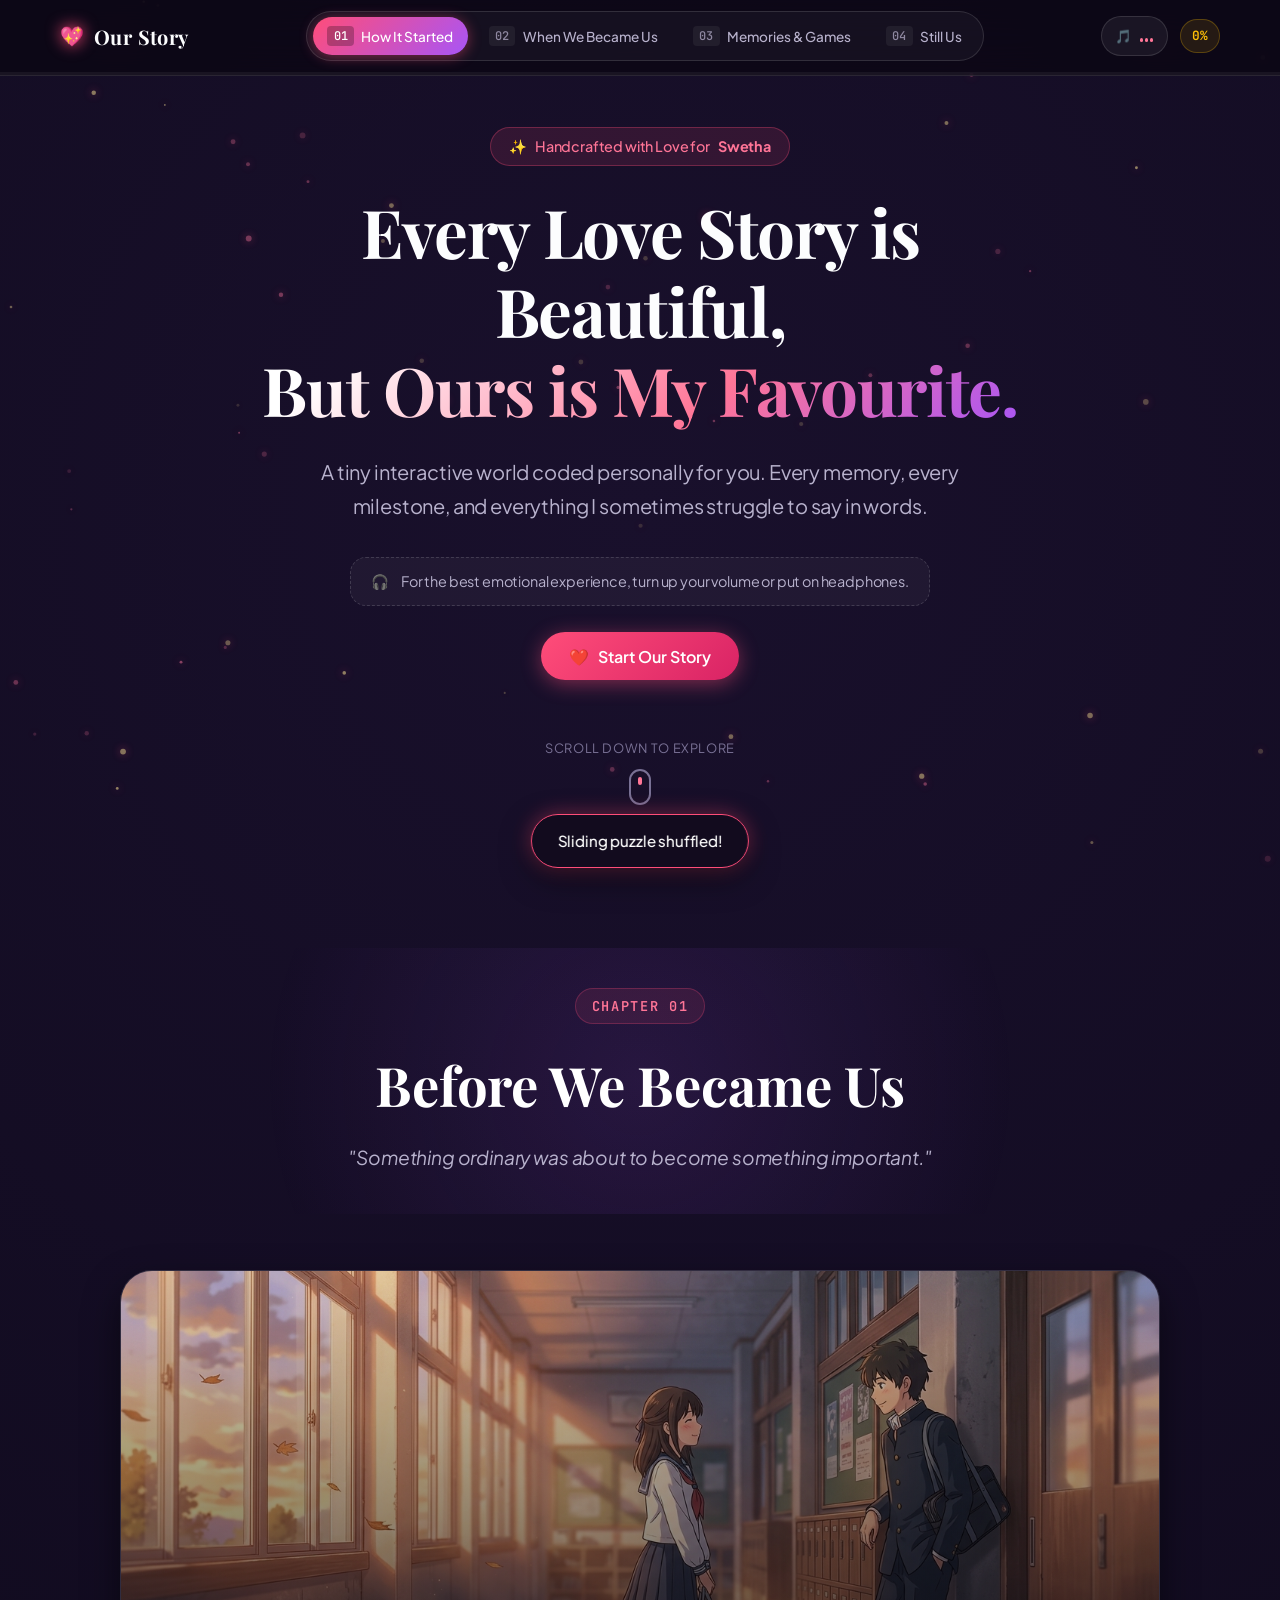
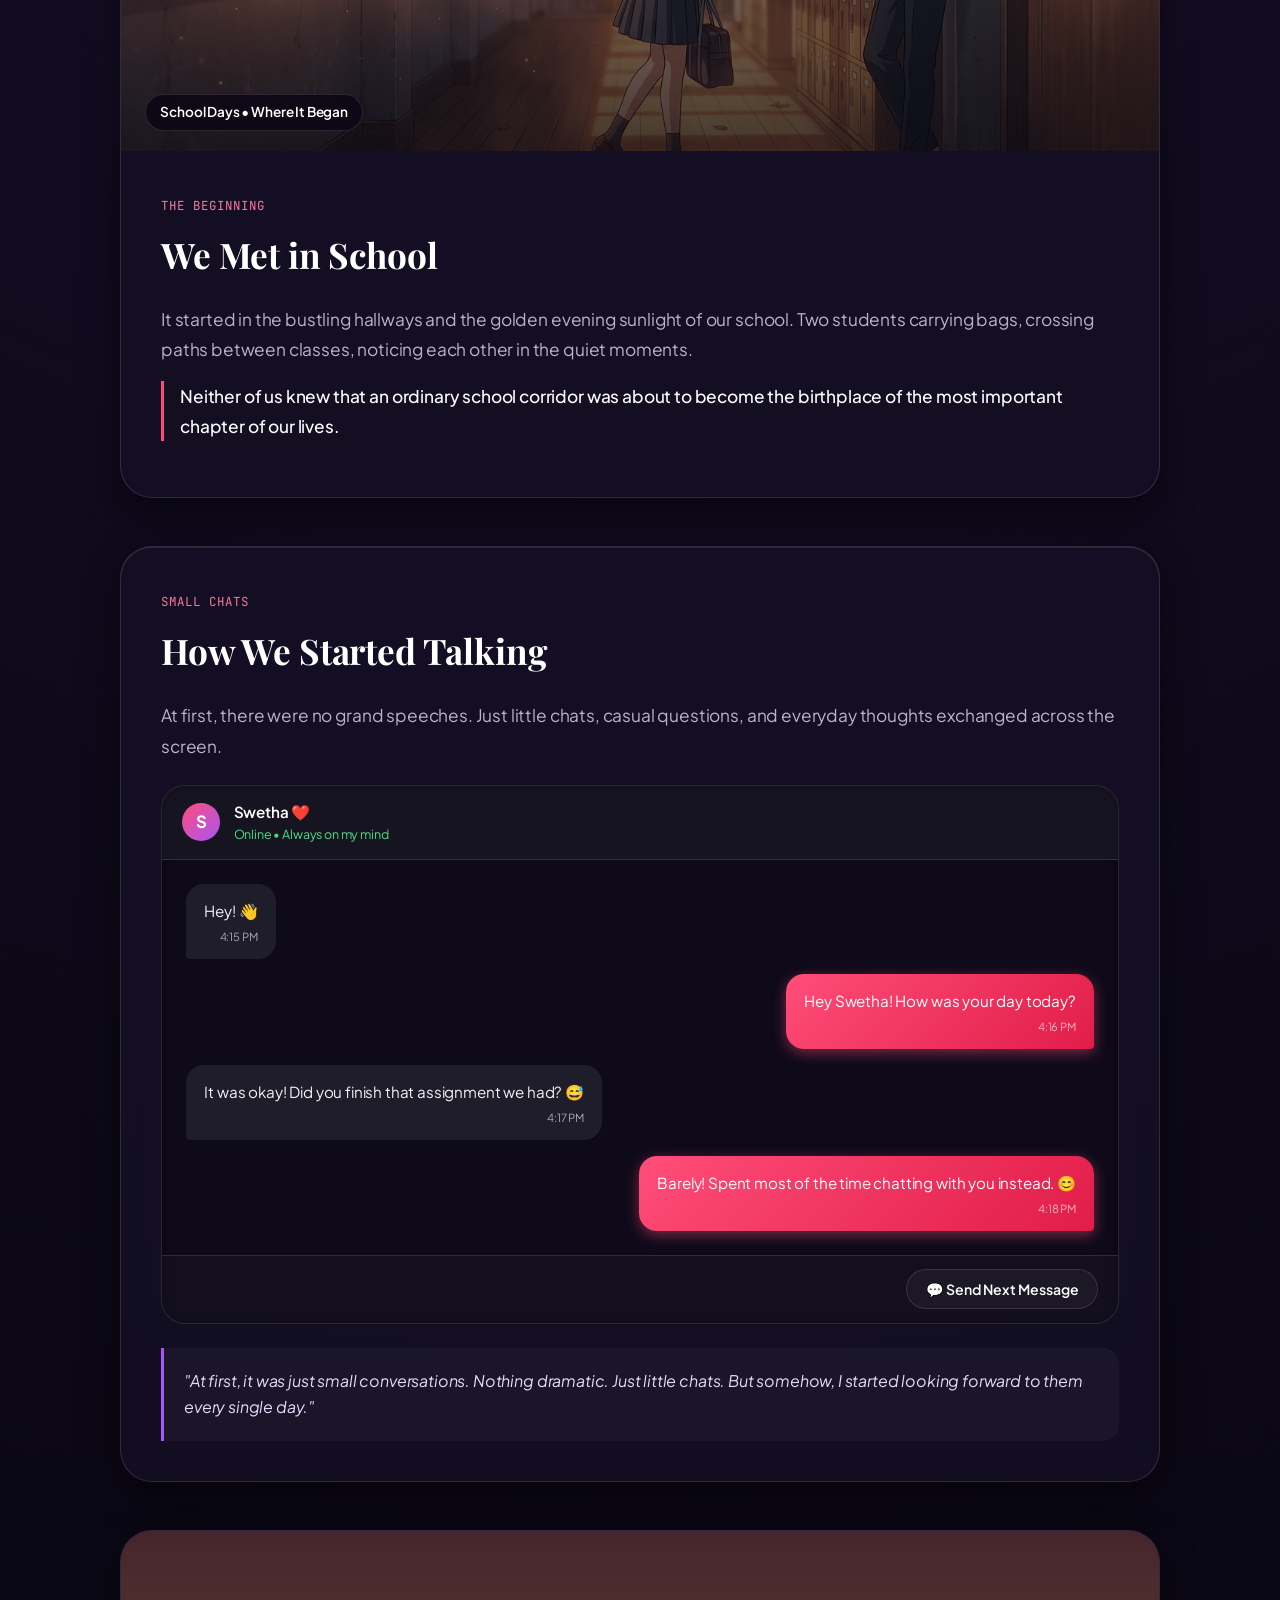
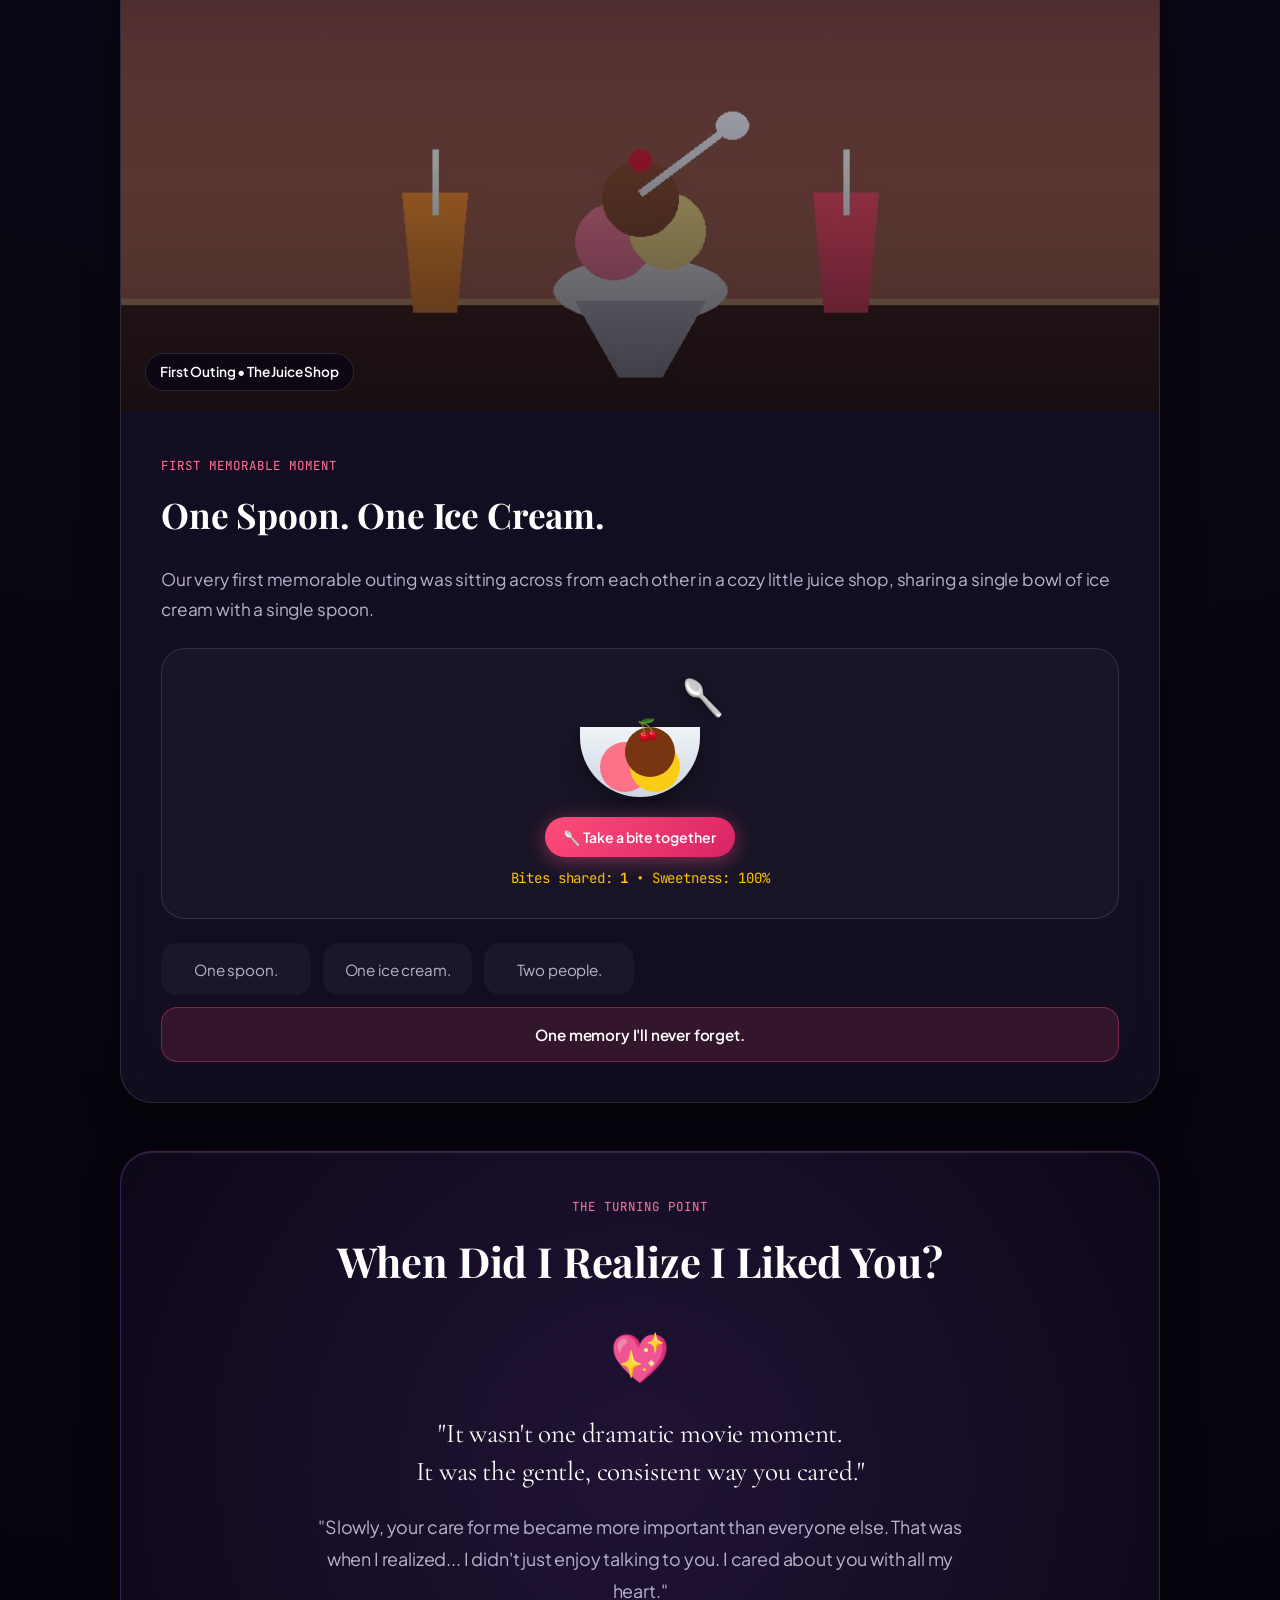
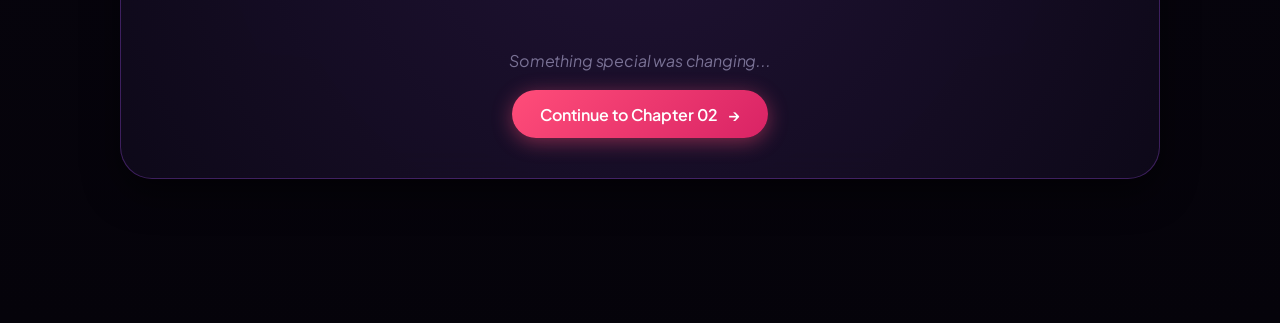
<file: index.html>
<!DOCTYPE html>
<html lang="en">
<head>
  <meta charset="UTF-8">
  <meta http-equiv="refresh" content="0; url=our-story/index.html">
  <title>Redirecting to Our Story...</title>
  <script>
    window.location.href = "our-story/index.html";
  </script>
</head>
<body style="background:#07050d;color:#fff;font-family:sans-serif;display:flex;align-items:center;justify-content:center;height:100vh;margin:0;">
  <p>Loading Our Story... <a href="our-story/index.html" style="color:#ff4d79;">Click here if not redirected automatically.</a></p>
</body>
</html>
</file>
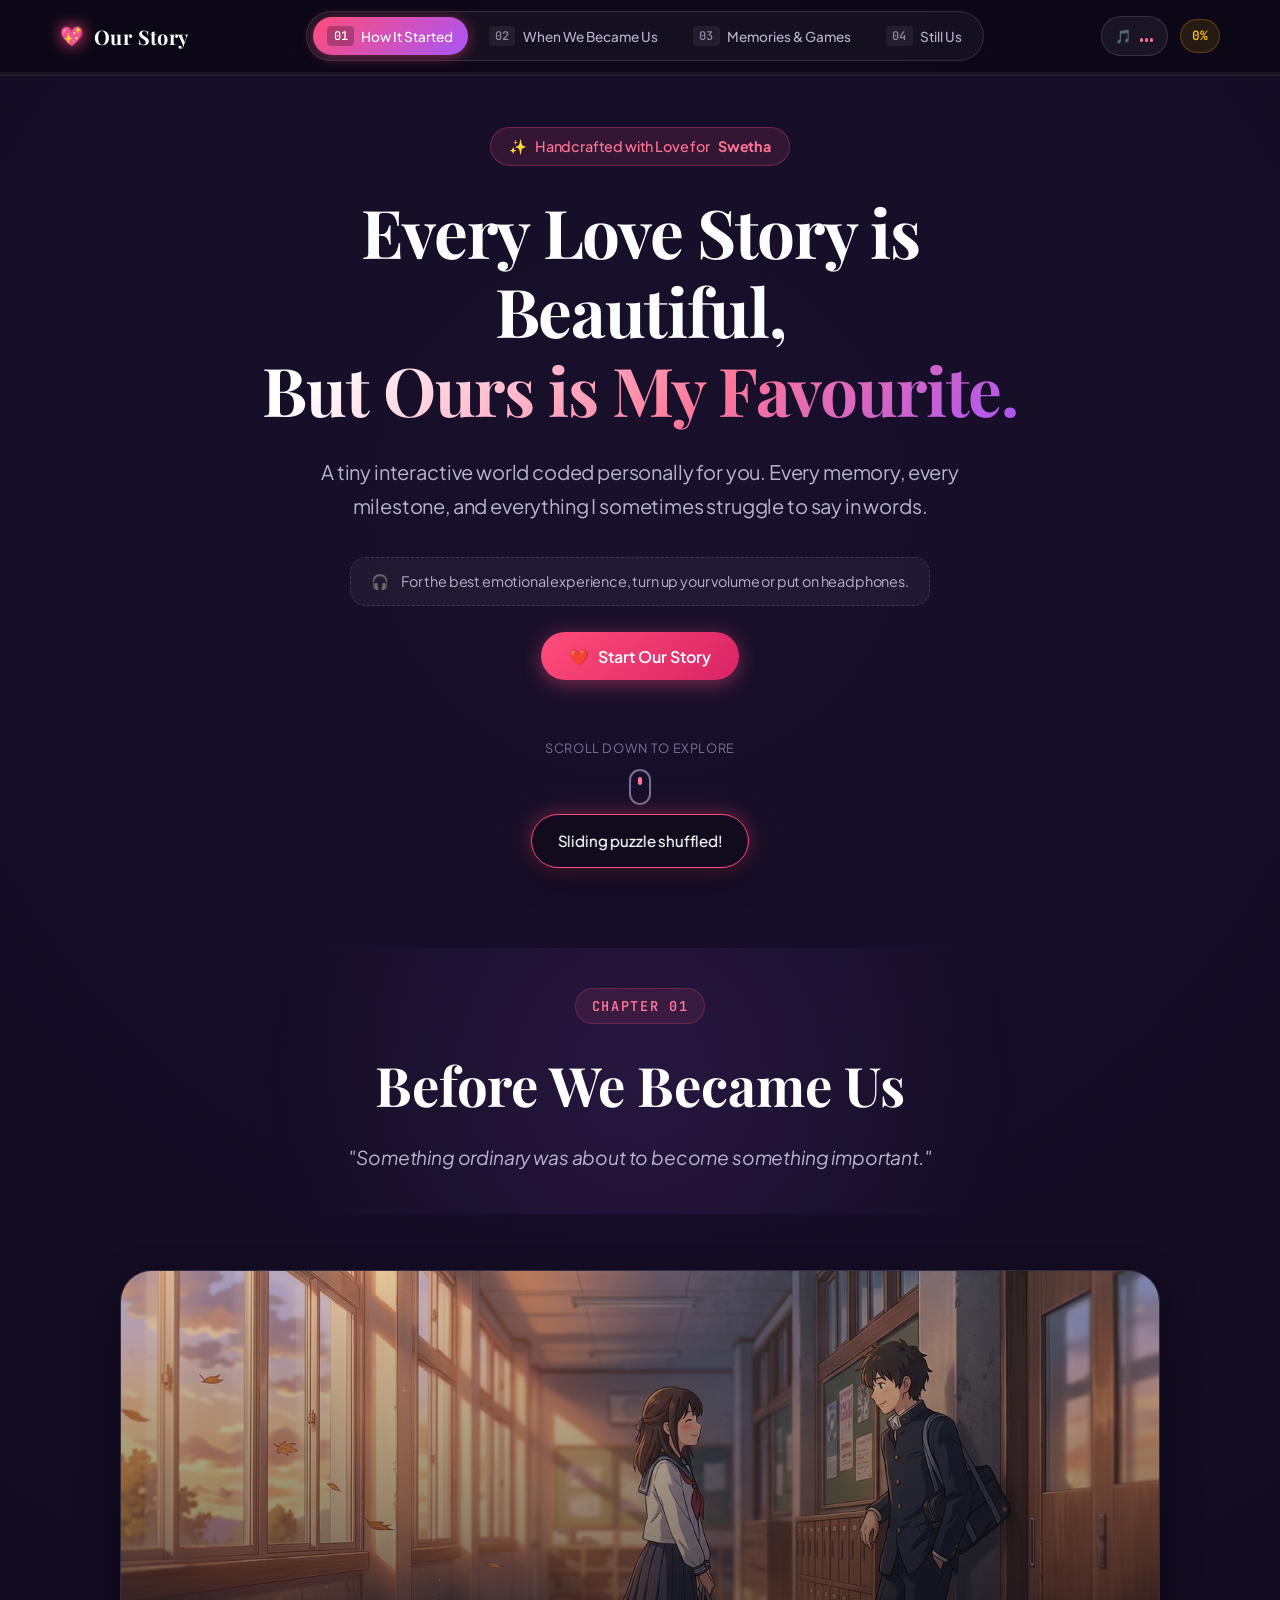
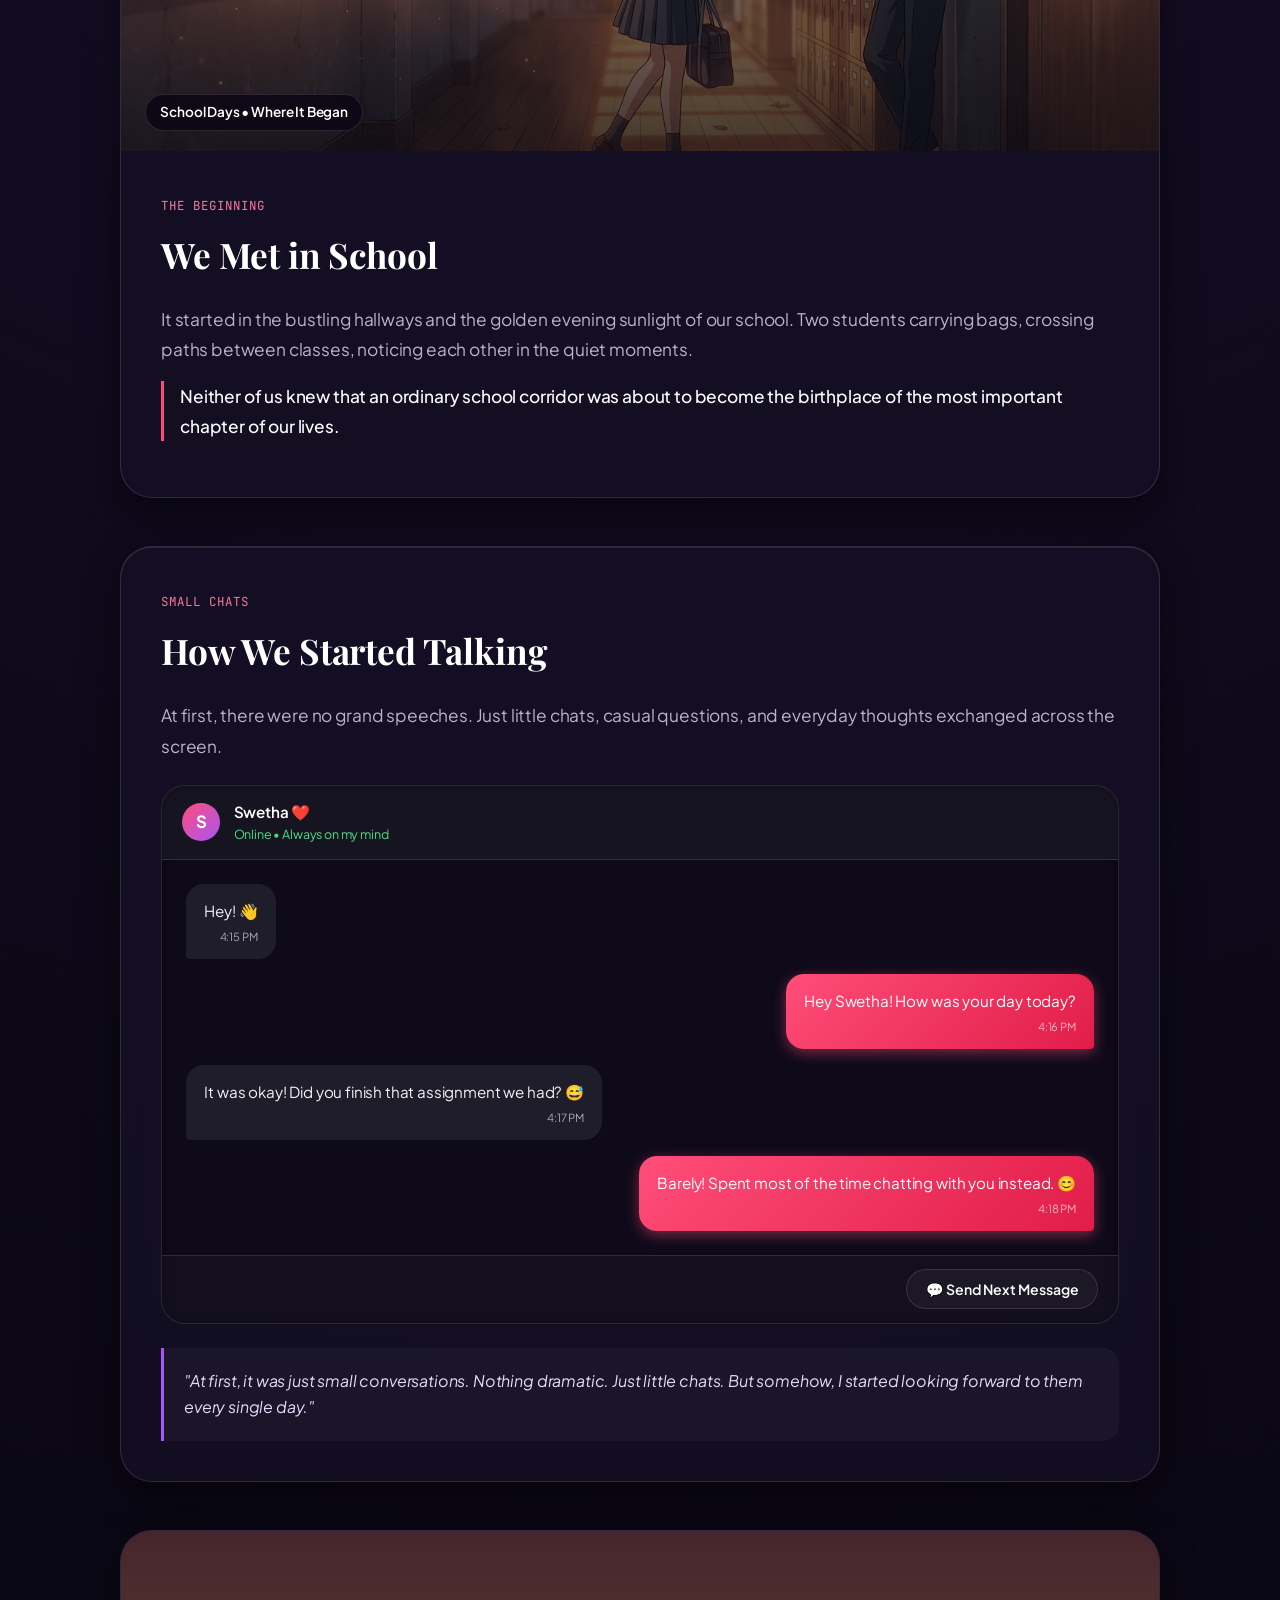
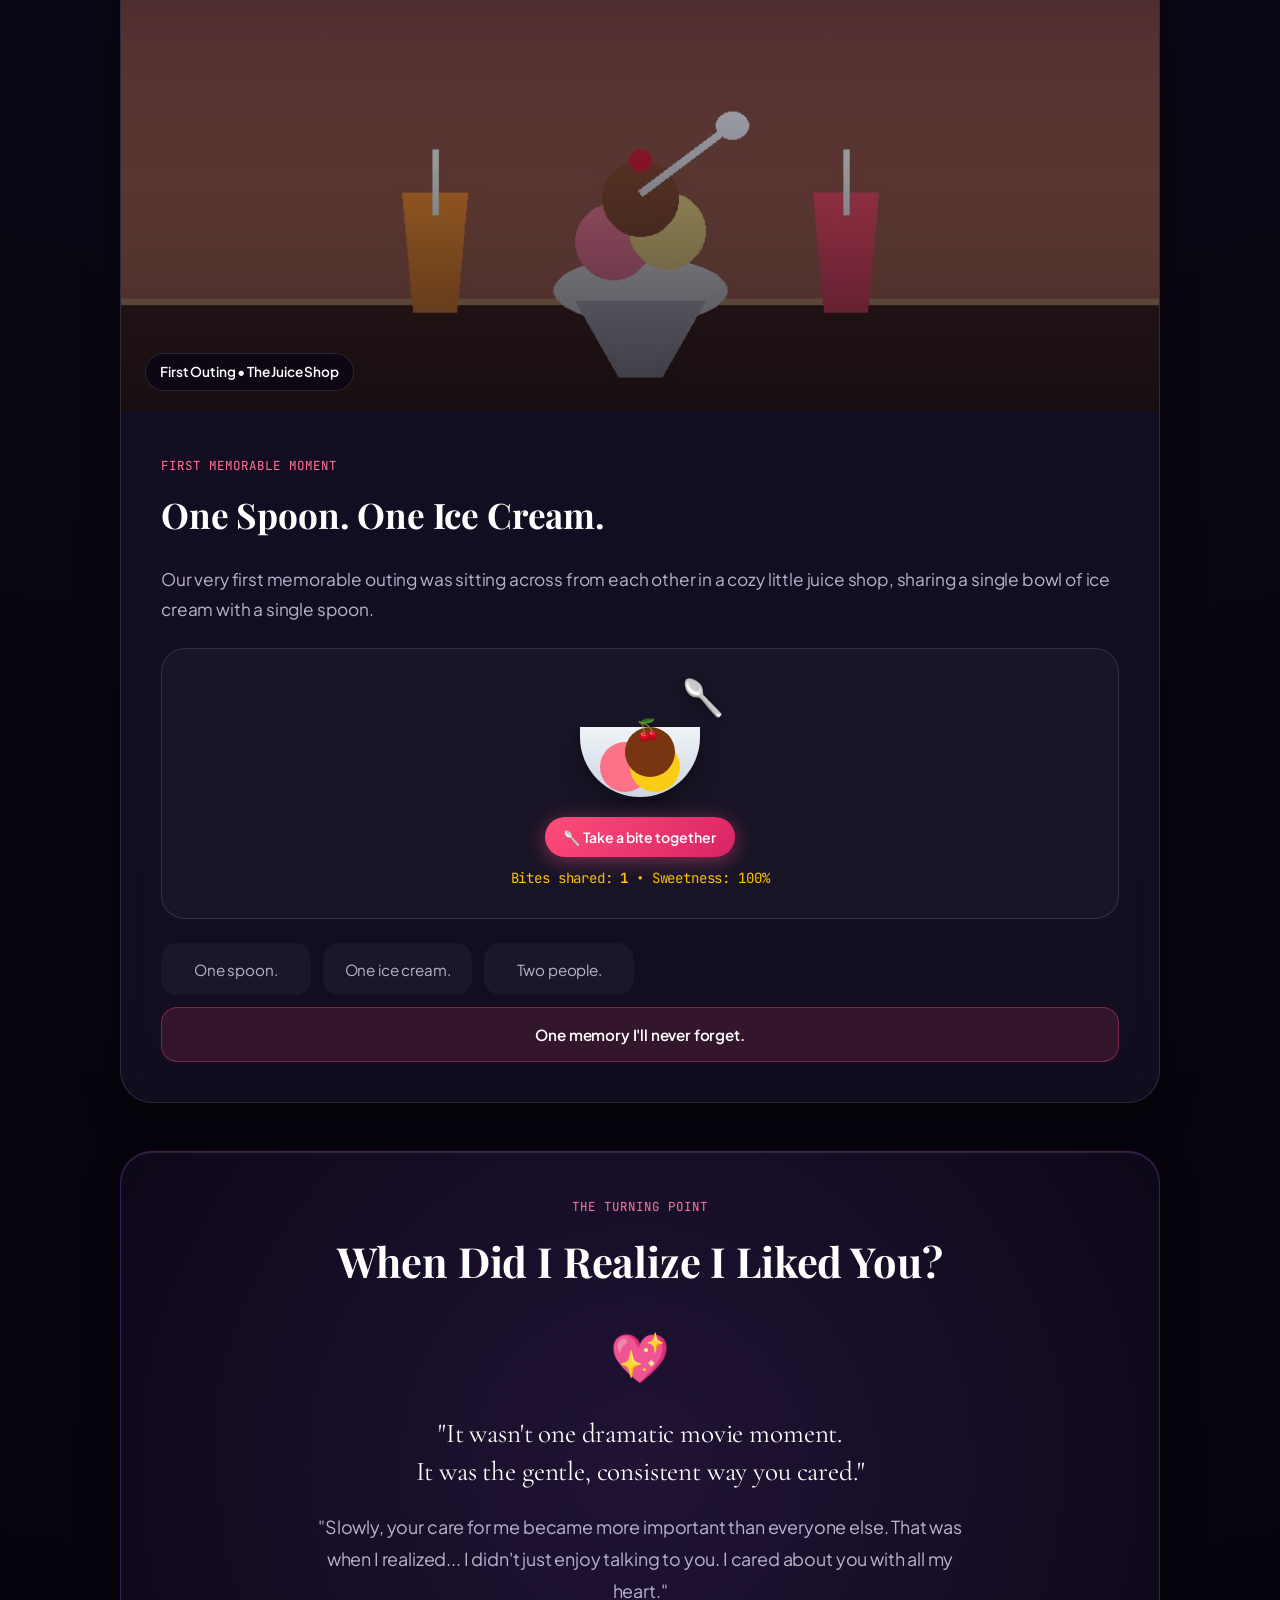
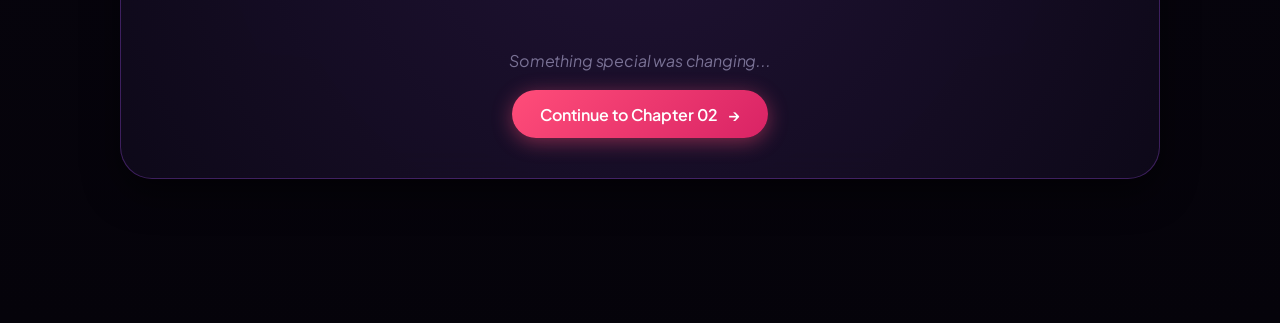
<file: our-story/index.html>
<!DOCTYPE html>
<html lang="en">
<head>
  <meta charset="UTF-8">
  <meta name="viewport" content="width=device-width, initial-scale=1.0, viewport-fit=cover">
  <title>Our Story — For Swetha ❤️</title>
  <meta name="description" content="A handcrafted interactive love story website celebrating our journey from school to forever.">
  
  <!-- Favicon -->
  <link rel="icon" type="image/png" href="assets/icons/favicon.png">
  <link rel="apple-touch-icon" href="assets/icons/favicon.png">

  <!-- Google Fonts -->
  <link rel="preconnect" href="https://fonts.googleapis.com">
  <link rel="preconnect" href="https://fonts.gstatic.com" crossorigin>
  <link href="https://fonts.googleapis.com/css2?family=Cormorant+Garamond:ital,wght@0,400;0,600;1,400;1,600&family=JetBrains+Mono:wght@400;500&family=Playfair+Display:ital,wght@0,400;0,600;0,700;1,400&family=Plus+Jakarta+Sans:wght@300;400;500;600;700&display=swap" rel="stylesheet">

  <!-- Stylesheet -->
  <link rel="stylesheet" href="style.css">
</head>
<body class="theme-dark">

  <!-- Floating Ambient Particles Canvas -->
  <canvas id="ambient-canvas" class="ambient-canvas" aria-hidden="true"></canvas>

  <!-- Audio Player Elements -->
  <audio id="bg-audio" preload="auto" loop src="assets/audio/bg.mp3"></audio>

  <!-- Floating Top Navigation & Progress Header -->
  <header id="main-header" class="main-header">
    <div class="header-inner">
      <a href="#welcome" class="brand-logo" id="brand-logo" aria-label="Go to start">
        <span class="heart-icon">💖</span>
        <span class="brand-text">Our Story</span>
      </a>

      <!-- Chapter Tabs -->
      <nav class="chapter-nav" id="chapter-nav" aria-label="Chapter navigation">
        <button class="nav-tab active" data-chapter="1" id="tab-ch1" aria-label="Chapter 1: How It Started">
          <span class="tab-num">01</span>
          <span class="tab-title">How It Started</span>
        </button>
        <button class="nav-tab" data-chapter="2" id="tab-ch2" aria-label="Chapter 2: When We Became Us">
          <span class="tab-num">02</span>
          <span class="tab-title">When We Became Us</span>
        </button>
        <button class="nav-tab" data-chapter="3" id="tab-ch3" aria-label="Chapter 3: The Memories">
          <span class="tab-num">03</span>
          <span class="tab-title">Memories & Games</span>
        </button>
        <button class="nav-tab" data-chapter="4" id="tab-ch4" aria-label="Chapter 4: Still Us">
          <span class="tab-num">04</span>
          <span class="tab-title">Still Us</span>
        </button>
      </nav>

      <!-- Music & Utility Controls -->
      <div class="header-controls">
        <button id="music-toggle" class="control-btn music-btn" aria-label="Toggle background music" title="Toggle Music">
          <span class="music-icon" id="music-icon">🎵</span>
          <span class="sound-wave" aria-hidden="true">
            <span></span><span></span><span></span>
          </span>
        </button>
        <div class="progress-pill" id="progress-pill" title="Story progress">
          <span id="progress-text">0%</span>
        </div>
      </div>
    </div>

    <!-- Progress Indicator Bar -->
    <div class="story-progress-container" aria-label="Story progress bar">
      <div class="story-progress-bar" id="story-progress-bar"></div>
    </div>
  </header>

  <!-- WELCOME / HERO LANDING OVERLAY -->
  <section id="welcome" class="section welcome-section active">
    <div class="welcome-container">
      <div class="welcome-badge">
        <span class="sparkle">✨</span> Handcrafted with Love for <strong class="girlfriend-name-text">Swetha</strong>
      </div>
      <h1 class="welcome-title">Every Love Story is Beautiful,<br><span class="gradient-text">But Ours is My Favourite.</span></h1>
      <p class="welcome-subtitle">
        A tiny interactive world coded personally for you. Every memory, every milestone, and everything I sometimes struggle to say in words.
      </p>

      <div class="audio-hint-box">
        <span class="headphone-icon">🎧</span>
        <span>For the best emotional experience, turn up your volume or put on headphones.</span>
      </div>

      <button id="start-mission-btn" class="btn btn-primary btn-glow" aria-label="Start the journey">
        <span class="btn-heart">❤️</span> Start Our Story
      </button>

      <div class="scroll-indicator" aria-hidden="true">
        <span>Scroll down to explore</span>
        <div class="mouse-icon"><div class="wheel"></div></div>
      </div>
    </div>
  </section>

  <!-- MAIN STORY CONTAINER -->
  <main id="story-container" class="story-container">

    <!-- ========================================================== -->
    <!-- CHAPTER 01: HOW IT STARTED / BEFORE WE BECAME US -->
    <!-- ========================================================== -->
    <article id="chapter-1" class="chapter-view chapter-1 active" aria-labelledby="ch1-heading">
      <div class="chapter-header-banner">
        <div class="chapter-pill">Chapter 01</div>
        <h2 id="ch1-heading" class="chapter-title">Before We Became Us</h2>
        <p class="chapter-lead">"Something ordinary was about to become something important."</p>
      </div>

      <!-- SCENE 1: SCHOOL INTRODUCTION -->
      <section class="story-card anime-school-card">
        <div class="card-visual-wrapper">
          <img src="assets/images/school-boy-girl.jpg" alt="Anime-style high school boy and girl noticing each other in sunset corridor" class="card-img school-img" id="school-image" loading="lazy">
          <div class="visual-overlay"></div>
          <div class="memory-stamp">School Days • Where It Began</div>
        </div>
        <div class="card-content">
          <span class="story-tag">The Beginning</span>
          <h3 class="story-card-title">We Met in School</h3>
          <p class="story-prose">
            It started in the bustling hallways and the golden evening sunlight of our school. 
            Two students carrying bags, crossing paths between classes, noticing each other in the quiet moments.
          </p>
          <p class="story-prose highlight-prose">
            Neither of us knew that an ordinary school corridor was about to become the birthplace of the most important chapter of our lives.
          </p>
        </div>
      </section>

      <!-- SCENE 2: SMALL CONVERSATIONS -->
      <section class="story-card chat-scene-card">
        <div class="card-content">
          <span class="story-tag">Small Chats</span>
          <h3 class="story-card-title">How We Started Talking</h3>
          <p class="story-prose">
            At first, there were no grand speeches. Just little chats, casual questions, and everyday thoughts exchanged across the screen.
          </p>
          
          <!-- Interactive Chat Simulator -->
          <div class="chat-mockup-container" id="chat-simulator" aria-label="Interactive chat simulator">
            <div class="chat-mockup-header">
              <div class="chat-avatar">S</div>
              <div class="chat-user-info">
                <span class="chat-user-name">Swetha ❤️</span>
                <span class="chat-status">Online • Always on my mind</span>
              </div>
            </div>
            <div class="chat-messages-box" id="chat-messages">
              <div class="chat-bubble received animate-pop" style="animation-delay: 0.2s;">
                <p>Hey! 👋</p>
                <span class="chat-time">4:15 PM</span>
              </div>
              <div class="chat-bubble sent animate-pop" style="animation-delay: 0.6s;">
                <p>Hey Swetha! How was your day today?</p>
                <span class="chat-time">4:16 PM</span>
              </div>
              <div class="chat-bubble received animate-pop" style="animation-delay: 1.0s;">
                <p>It was okay! Did you finish that assignment we had? 😅</p>
                <span class="chat-time">4:17 PM</span>
              </div>
              <div class="chat-bubble sent animate-pop" style="animation-delay: 1.4s;">
                <p>Barely! Spent most of the time chatting with you instead. 😊</p>
                <span class="chat-time">4:18 PM</span>
              </div>
            </div>
            <div class="chat-interactive-action">
              <button id="chat-reply-btn" class="btn btn-sm btn-outline">
                <span>💬 Send Next Message</span>
              </button>
            </div>
          </div>

          <div class="reflection-quote">
            <p>"At first, it was just small conversations. Nothing dramatic. Just little chats. But somehow, I started looking forward to them every single day."</p>
          </div>
        </div>
      </section>

      <!-- SCENE 3: FIRST MEMORABLE OUTING (JUICE SHOP & ICE CREAM) -->
      <section class="story-card icecream-scene-card">
        <div class="card-visual-wrapper">
          <img src="assets/images/photo-01.jpg" alt="Cozy juice shop date with ice cream and juices" class="card-img" id="photo-01" loading="lazy">
          <div class="visual-overlay"></div>
          <div class="memory-stamp">First Outing • The Juice Shop</div>
        </div>
        <div class="card-content">
          <span class="story-tag">First Memorable Moment</span>
          <h3 class="story-card-title">One Spoon. One Ice Cream.</h3>
          <p class="story-prose">
            Our very first memorable outing was sitting across from each other in a cozy little juice shop, sharing a single bowl of ice cream with a single spoon.
          </p>

          <!-- Interactive Ice Cream / Spoon Widget -->
          <div class="interactive-icecream-box" id="icecream-interaction">
            <div class="icecream-bowl-wrapper">
              <div class="bowl-art">
                <div class="icecream-scoop strawberry"></div>
                <div class="icecream-scoop mango"></div>
                <div class="icecream-scoop chocolate"></div>
                <div class="cherry">🍒</div>
              </div>
              <div class="animated-spoon" id="animated-spoon" title="Click to take a sweet bite!">
                🥄
              </div>
            </div>
            <div class="icecream-prompt">
              <button id="take-bite-btn" class="btn btn-sm btn-primary">
                <span>🥄 Take a bite together</span>
              </button>
              <p id="icecream-counter-text" class="icecream-status">Bites shared: <strong id="bite-count">1</strong> • Sweetness: 100%</p>
            </div>
          </div>

          <div class="poetic-lines">
            <div class="line">One spoon.</div>
            <div class="line">One ice cream.</div>
            <div class="line">Two people.</div>
            <div class="line highlight">One memory I'll never forget.</div>
          </div>
        </div>
      </section>

      <!-- SCENE 4: WHEN I REALIZED I LIKED HER -->
      <section class="story-card realization-card">
        <div class="card-content text-center">
          <span class="story-tag">The Turning Point</span>
          <h3 class="story-card-title emotional-title">When Did I Realize I Liked You?</h3>
          <div class="heart-pulse-glow" aria-hidden="true">💖</div>
          <div class="realization-text-block">
            <p class="emotional-quote">
              "It wasn't one dramatic movie moment.<br>
              It was the gentle, consistent way you cared."
            </p>
            <p class="emotional-subquote">
              "Slowly, your care for me became more important than everyone else. That was when I realized... I didn't just enjoy talking to you. I cared about you with all my heart."
            </p>
          </div>
          
          <div class="chapter-end-cta">
            <p class="transition-lead">Something special was changing...</p>
            <button class="btn btn-primary btn-glow next-chapter-btn" data-target="2" id="goto-ch2-btn">
              Continue to Chapter 02 <span class="arrow">→</span>
            </button>
          </div>
        </div>
      </section>
    </article>


    <!-- ========================================================== -->
    <!-- CHAPTER 02: WHEN WE BECAME US -->
    <!-- ========================================================== -->
    <article id="chapter-2" class="chapter-view chapter-2" aria-labelledby="ch2-heading">
      <div class="chapter-header-banner">
        <div class="chapter-pill">Chapter 02</div>
        <h2 id="ch2-heading" class="chapter-title">When We Became Us</h2>
        <p class="chapter-lead">The early milestones that turned feelings into our forever story.</p>
      </div>

      <!-- MILESTONE 1: FIRST KISS -->
      <section class="story-card milestone-card">
        <div class="card-visual-wrapper">
          <img src="assets/images/first-kiss-memory.jpg" alt="Romantic silhouette in the computer class corridor" class="card-img" id="first-kiss-img" loading="lazy">
          <div class="visual-overlay"></div>
          <div class="date-badge">October 25, 2023</div>
        </div>
        <div class="card-content">
          <span class="story-tag">Milestone 01</span>
          <h3 class="story-card-title">Our First Kiss</h3>
          <div class="location-badge">📍 Corridor of Computer Class</div>
          <p class="story-prose">
            Before we officially became us, in the quiet corridor outside computer class, the world faded away into gentle shadows and soft ambient warmth.
          </p>
          <div class="quote-pill">
            "A stolen second that made the universe pause."
          </div>
        </div>
      </section>

      <!-- MILESTONE 2: FIRST HUG -->
      <section class="story-card milestone-card">
        <div class="card-visual-wrapper">
          <img src="assets/images/first-hug.jpg" alt="Two silhouettes embracing in a backyard garden at night" class="card-img" id="first-hug-img" loading="lazy">
          <div class="visual-overlay"></div>
          <div class="date-badge">November 02, 2023</div>
        </div>
        <div class="card-content">
          <span class="story-tag">Milestone 02</span>
          <h3 class="story-card-title">Our First Hug</h3>
          <div class="location-badge">📍 Backyard of Her Home</div>
          <p class="story-prose">
            Underneath the starlit sky and the gentle glow of fairy lights in your backyard garden. Two people stepping closer, finding comfort in each other's arms.
          </p>
          
          <div class="interactive-hug-widget" id="hug-widget">
            <div class="hug-stage">
              <span class="silhouette boy" id="sil-boy">👦</span>
              <span class="heart-pulse-center" id="hug-heart">❤️</span>
              <span class="silhouette girl" id="sil-girl">👧</span>
            </div>
            <button id="hug-btn" class="btn btn-sm btn-outline">
              <span>✨ Feel the Warmth</span>
            </button>
          </div>

          <p class="story-prose highlight-prose">
            "Some moments don't need many words. That hug said everything."
          </p>
        </div>
      </section>

      <!-- MILESTONE 3: THE CONFESSION -->
      <section class="story-card milestone-card confession-card">
        <div class="card-content">
          <span class="story-tag">Milestone 03 • The Confession</span>
          <h3 class="story-card-title">I Confessed First</h3>
          <p class="story-prose">
            We both already knew what was in our hearts. The feelings were undeniable. But on a quiet November night, I sent that one reel that changed everything.
          </p>

          <!-- Original Instagram-style UI -->
          <div class="reel-confession-mockup" id="confession-ui" aria-label="Confession message mock">
            <div class="reel-header">
              <div class="direct-badge">💬 Direct Message</div>
              <div class="reel-timestamp">10:37 PM</div>
            </div>
            <div class="reel-content-box">
              <div class="reel-thumbnail">
                <span class="play-icon">▶</span>
                <span class="reel-title">"I want this to be us forever..."</span>
              </div>
              <div class="reel-message-bubble">
                <p>Hey Swetha... I don't just like you. I'm completely in love with you. Will you be mine forever?</p>
                <div class="status-receipt">
                  <span>Message Sent • Seen • Accepted ❤️</span>
                </div>
              </div>
            </div>
            <div class="official-date-badge">
              <div class="big-date">NOVEMBER 14, 2023</div>
              <div class="big-time">10:37 PM</div>
              <div class="tagline">That's when we officially became forever.</div>
            </div>
          </div>
        </div>
      </section>

      <!-- MILESTONE 4: ANNIVERSARY DATE -->
      <section class="story-card anniversary-date-card">
        <div class="card-content text-center">
          <span class="story-tag">The Special Date</span>
          <h3 class="story-card-title">Why We Celebrate November 15th</h3>
          <div class="birthday-candle-icon">🎂✨</div>
          <p class="story-prose">
            We celebrate our anniversary on <strong>November 15th</strong>.
          </p>
          <p class="story-prose">
            Not only because it marks our official beginning, but because <strong>November 15th is your birthday</strong>.
          </p>
          <div class="double-celebration-pill">
            <span class="gem-icon">💎</span>
            <span>One date became two reasons to celebrate. Happy Birthday & Happy Anniversary!</span>
          </div>
        </div>
      </section>

      <!-- MILESTONE 5: FIRST NIGHT RIDE -->
      <section class="story-card night-ride-card">
        <div class="card-visual-wrapper">
          <img src="assets/images/night-ride.jpg" alt="Motorcycle night ride on coastal road" class="card-img" id="night-ride-img" loading="lazy">
          <div class="visual-overlay"></div>
          <div class="memory-stamp">First Night Ride • After Coaching Class</div>
        </div>
        <div class="card-content">
          <span class="story-tag">Milestone 05</span>
          <h3 class="story-card-title">The First Night Ride</h3>
          <p class="story-prose">
            Computer coaching class ended. The engines purred. The cool night air rushed past us as streetlights blurred into golden streams.
          </p>
          
          <!-- Interactive Motorcycle Road Widget -->
          <div class="interactive-road-box" id="road-animation-box" title="Click to accelerate the motorcycle!">
            <div class="road-stars"></div>
            <div class="road-track">
              <div class="road-divider"></div>
            </div>
            <div class="motorcycle-sprite" id="moto-sprite">
              🏍️💨
            </div>
            <button id="rev-engine-btn" class="btn btn-sm btn-outline">
              <span>⚡ Accelerate the Bike</span>
            </button>
          </div>

          <div class="reflection-quote">
            <p>"Computer coaching ended. The night ride began. And an ordinary night became one of my favourite memories."</p>
          </div>

          <div class="chapter-end-cta">
            <button class="btn btn-primary btn-glow next-chapter-btn" data-target="3" id="goto-ch3-btn">
              Continue to Chapter 03 <span class="arrow">→</span>
            </button>
          </div>
        </div>
      </section>
    </article>


    <!-- ========================================================== -->
    <!-- CHAPTER 03: THE MEMORIES THAT BECAME OURS (INTERACTIVE & GAMES) -->
    <!-- ========================================================== -->
    <article id="chapter-3" class="chapter-view chapter-3" aria-labelledby="ch3-heading">
      <div class="chapter-header-banner">
        <div class="chapter-pill">Chapter 03</div>
        <h2 id="ch3-heading" class="chapter-title">The Memories That Became Ours</h2>
        <p class="chapter-lead">Playful adventures, laughters, tickets, cakes, and interactive games.</p>
      </div>

      <!-- MEMORY CARDS GRID -->
      <div class="memories-grid">
        
        <!-- MEMORY 1: NIGHT RIDE TAP -->
        <div class="memory-interactive-card" id="mem-night-ride">
          <div class="card-media">
            <img src="assets/images/photo-02.jpg" alt="Night ride memory" class="mem-img" loading="lazy">
            <span class="media-badge">Memory 01</span>
          </div>
          <div class="card-body">
            <h4>First Night Ride</h4>
            <p>Our magical night ride after computer coaching class with the cool breeze in our hair.</p>
            <button class="btn btn-sm btn-outline tap-memory-btn" data-msg="Our first night ride after computer coaching class. An unforgettable evening with you! 🌙">
              🔍 Tap to Reveal Details
            </button>
          </div>
        </div>

        <!-- MEMORY 2: MGM THEME PARK TICKET -->
        <div class="memory-interactive-card ticket-card-container" id="mem-mgm">
          <div class="card-media">
            <img src="assets/images/mgm-date.jpg" alt="MGM Theme park date" class="mem-img" loading="lazy">
            <span class="media-badge">Memory 02</span>
          </div>
          <div class="card-body">
            <h4>MGM Theme Park Date</h4>
            
            <!-- Authentic Amusement Park Ticket UI -->
            <div class="theme-park-ticket" id="mgm-ticket">
              <div class="ticket-header">
                <span class="park-name">🎡 MGM THEME PARK</span>
                <span class="ticket-type">ADMIT TWO</span>
              </div>
              <div class="ticket-body">
                <div class="ticket-info-row">
                  <span>EVENT:</span>
                  <strong>DATE WITH YOU ❤️</strong>
                </div>
                <div class="ticket-info-row">
                  <span>PRICE:</span>
                  <strong class="ticket-price">₹579</strong>
                </div>
                <div class="ticket-barcode">||| | |||| || | ||| |||| | ||</div>
              </div>
            </div>

            <p class="ticket-quote">"A ₹579 ticket. Countless unforgettable memories."</p>
          </div>
        </div>

        <!-- MEMORY 3: HACKATHON DAY (FEB 28, 2024) -->
        <div class="memory-interactive-card" id="mem-hackathon">
          <div class="card-media">
            <img src="assets/images/hackathon.jpg" alt="Hackathon Day and bike ride" class="mem-img" loading="lazy">
            <span class="media-badge">February 28, 2024</span>
          </div>
          <div class="card-body">
            <h4>Hackathon & First Bike Ride</h4>
            <p>February 28, 2024 — That was also the day you rode the bike for the first time!</p>
            
            <div class="mini-bike-interactive" id="hackathon-bike">
              <span class="bike-icon">🏍️</span>
              <button id="cheer-bike-btn" class="btn btn-sm btn-outline">
                <span>🛵 Cheer the Bike Ride!</span>
              </button>
            </div>
            <p class="humor-tag">"First hackathon. First bike ride. Definitely a memorable day. 😂"</p>
          </div>
        </div>

        <!-- MEMORY 4: SECOND ANNIVERSARY (NOV 15, 2025) -->
        <div class="memory-interactive-card" id="mem-anniversary">
          <div class="card-media">
            <img src="assets/images/anniversary-2025.jpg" alt="Second anniversary cake and celebration" class="mem-img" loading="lazy">
            <span class="media-badge">November 15, 2025</span>
          </div>
          <div class="card-body">
            <h4>Our Second Anniversary</h4>
            <p class="story-prose">
              "I made a cake. We cut it together. We served food with our friends. Two years. From small conversations... to something worth celebrating."
            </p>
            <div class="cake-interactive-box">
              <span class="cake-emoji" id="cake-blow-icon">🎂</span>
              <button id="blow-candles-btn" class="btn btn-sm btn-primary">
                <span>🕯️ Blow the Candles</span>
              </button>
            </div>
          </div>
        </div>

      </div>

      <!-- ========================================== -->
      <!-- MINI GAMES SUITE -->
      <!-- ========================================== -->
      <div class="games-suite-section">
        <div class="section-title-wrap text-center">
          <span class="story-tag">Interactive World</span>
          <h3 class="games-suite-title">Our Interactive Mini-Games</h3>
          <p class="games-subtitle">Four playful challenges built around our memories. Can you solve them all?</p>
        </div>

        <!-- GAME 1: 3x3 JIGSAW PUZZLE -->
        <section class="game-card jigsaw-section" id="jigsaw-puzzle-game">
          <div class="game-header">
            <div class="game-badge">Game 01</div>
            <h4>3x3 Jigsaw Puzzle</h4>
            <p class="game-instruction">"Some memories only make sense when all the pieces come together."</p>
          </div>

          <div class="puzzle-layout">
            <div class="puzzle-grid-wrapper">
              <div id="jigsaw-board" class="jigsaw-board" aria-label="3x3 jigsaw board">
                <!-- 9 tiles injected by JS -->
              </div>
              <div id="jigsaw-win-overlay" class="puzzle-win-overlay hidden">
                <div class="win-content">
                  <span class="win-star">🎉</span>
                  <h5>Piece by piece...</h5>
                  <p>That's how our story became ours. ❤️</p>
                </div>
              </div>
            </div>

            <div class="puzzle-controls">
              <div class="puzzle-stats">
                <span>Moves: <strong id="jigsaw-moves">0</strong></span>
                <span>Matches: <strong id="jigsaw-matches">0/9</strong></span>
              </div>
              <button id="jigsaw-shuffle-btn" class="btn btn-sm btn-outline">
                <span>🔀 Shuffle Puzzle</span>
              </button>
              <button id="jigsaw-reset-btn" class="btn btn-sm btn-outline">
                <span>🔄 Reset</span>
              </button>
            </div>
          </div>
        </section>

        <!-- GAME 2: 3x3 SLIDING PUZZLE -->
        <section class="game-card sliding-section" id="sliding-puzzle-game">
          <div class="game-header">
            <div class="game-badge">Game 02</div>
            <h4>3x3 Sliding Puzzle</h4>
            <p class="game-instruction">"Can you put this memory back together?"</p>
          </div>

          <div class="puzzle-layout">
            <div class="puzzle-grid-wrapper">
              <div id="sliding-board" class="sliding-board" aria-label="3x3 sliding puzzle board">
                <!-- 8 tiles + 1 empty space injected by JS -->
              </div>
              <div id="sliding-win-overlay" class="puzzle-win-overlay hidden">
                <div class="win-content">
                  <span class="win-star">✨</span>
                  <h5>Another memory complete! ❤️</h5>
                  <p>You solved the sliding puzzle!</p>
                </div>
              </div>
            </div>

            <div class="puzzle-controls">
              <div class="puzzle-stats">
                <span>Moves: <strong id="sliding-moves">0</strong></span>
                <span id="sliding-status">Tap adjacent tiles to slide</span>
              </div>
              <button id="sliding-shuffle-btn" class="btn btn-sm btn-outline">
                <span>🔀 Shuffle Tiles</span>
              </button>
              <button id="sliding-reset-btn" class="btn btn-sm btn-outline">
                <span>🔄 Reset</span>
              </button>
            </div>
          </div>
        </section>

        <!-- GAME 3: MEMORY MATCHING GAME (8 CARDS / 4 PAIRS) -->
        <section class="game-card memory-matching-section" id="memory-game">
          <div class="game-header">
            <div class="game-badge">Game 03</div>
            <h4>Memory Matching Game</h4>
            <p class="game-instruction">Match 4 pairs of our favourite relationship milestones.</p>
          </div>

          <div class="memory-game-container">
            <div class="memory-grid" id="memory-grid" aria-label="Memory match cards">
              <!-- 8 cards injected by JS -->
            </div>
            <div id="memory-win-msg" class="game-win-banner hidden">
              <span>💖 You remembered them all. ❤️</span>
            </div>
            <div class="puzzle-controls">
              <div class="puzzle-stats">
                <span>Flips: <strong id="mem-flips">0</strong></span>
                <span>Pairs: <strong id="mem-pairs">0/4</strong></span>
              </div>
              <button id="memory-restart-btn" class="btn btn-sm btn-outline">
                <span>🔄 Restart Cards</span>
              </button>
            </div>
          </div>
        </section>

        <!-- GAME 4: RELATIONSHIP QUIZ -->
        <section class="game-card quiz-section" id="relationship-quiz">
          <div class="game-header">
            <div class="game-badge">Game 04</div>
            <h4>Our Playful Relationship Quiz</h4>
            <p class="game-instruction">Let's see how well we agree on our daily habits! 😂</p>
          </div>

          <div class="quiz-container" id="quiz-container">
            <div class="quiz-progress-bar-wrap">
              <div class="quiz-progress-bar" id="quiz-progress-bar"></div>
            </div>
            
            <div id="quiz-card" class="quiz-card">
              <div class="quiz-q-num" id="quiz-q-num">Question 1 of 4</div>
              <h5 class="quiz-question" id="quiz-question-text">Who is more stubborn?</h5>
              <div class="quiz-options-list" id="quiz-options">
                <!-- Options injected by JS -->
              </div>
              <div class="quiz-feedback hidden" id="quiz-feedback"></div>
            </div>

            <div id="quiz-results" class="quiz-results hidden">
              <span class="trophy-icon">🏆</span>
              <h5>Quiz Completed!</h5>
              <p id="quiz-score-text">We might disagree on who's more stubborn, but we 100% agree on being together! ❤️</p>
              <button id="quiz-retake-btn" class="btn btn-sm btn-outline">Retake Quiz</button>
            </div>
          </div>
        </section>

      </div>

      <!-- CHAPTER 3 FOOTER CTA -->
      <div class="chapter-end-cta text-center">
        <p class="transition-lead">Ready for the heart of our story?</p>
        <button class="btn btn-primary btn-glow next-chapter-btn" data-target="4" id="goto-ch4-btn">
          Continue to Chapter 04 <span class="arrow">→</span>
        </button>
      </div>
    </article>


    <!-- ========================================================== -->
    <!-- CHAPTER 04: STILL US (THE EMOTIONAL HEART) -->
    <!-- ========================================================== -->
    <article id="chapter-4" class="chapter-view chapter-4" aria-labelledby="ch4-heading">
      <div class="chapter-header-banner emotional-banner">
        <div class="chapter-pill">Chapter 04</div>
        <h2 id="ch4-heading" class="chapter-title serif-title">Still Us</h2>
        <p class="chapter-lead">The honest, sincere, and unfiltered heart of everything I feel.</p>
      </div>

      <!-- SECTION 1: THE FIGHTS -->
      <section class="story-card emotional-card fights-card">
        <div class="card-content">
          <span class="story-tag muted-tag">Real & Honest</span>
          <h3 class="story-card-title serif-subheading">The Silly Fights</h3>
          <div class="emotional-text-flow">
            <p class="prose-line">We've had our silly fights.</p>
            <p class="prose-line">Sometimes over the smallest, most trivial things.</p>
            <p class="prose-line emphasis">And sometimes... the real reason was simply that I wasn't giving you enough of my time.</p>
            <p class="prose-line">I know how that must have felt, and I never want to brush that aside.</p>
            <p class="prose-line highlight">
              Yet, our arguments never seem to last even a single day.<br>
              Because underneath the frustration, underneath every misunderstanding... we still care about each other more than anything else.
            </p>
          </div>
        </div>
      </section>

      <!-- SECTION 2: WHAT DO I GENUINELY LOVE ABOUT YOU? -->
      <section class="story-card emotional-card love-reveal-card">
        <div class="card-content text-center">
          <span class="story-tag muted-tag">The Question</span>
          <h3 class="story-card-title serif-subheading">"What do I genuinely love about you?"</h3>
          
          <div class="interactive-reveal-box" id="love-reveal-box">
            <button id="reveal-love-btn" class="btn btn-outline btn-glow">
              <span>✨ Tap to Reveal the Answer</span>
            </button>
            <div id="love-answer-content" class="love-answer-content hidden">
              <div class="huge-love-word animate-glow">YOU.</div>
              <p class="love-explanation">
                "I could give you a hundred reasons.<br>
                Your smile, your kindness, the way you look at me, your laughter...<br>
                But somehow, they all lead back to the exact same person."
              </p>
              <p class="love-conclusion"><strong>You. Just you, exactly as you are.</strong></p>
            </div>
          </div>
        </div>
      </section>

      <!-- SECTION 3: THE STRUGGLE TO EXPRESS (CENTRAL EMOTIONAL MESSAGE) -->
      <section class="story-card emotional-card expressing-card">
        <div class="card-content">
          <span class="story-tag muted-tag">From the Bottom of My Heart</span>
          <h3 class="story-card-title serif-subheading">There's Something I've Never Been Very Good At</h3>
          
          <div class="staggered-lines-container">
            <div class="stagger-line">Expressing what I feel.</div>
            <div class="stagger-line">I care more than I say.</div>
            <div class="stagger-line">I love more than I show.</div>
            <div class="stagger-line">I miss you more than I admit.</div>
            <div class="stagger-line">I worry about you more than you probably realize.</div>
            <div class="stagger-line muted-note">But sometimes... I don't know how to put all of that into words.</div>
          </div>

          <div class="growth-commitment-box">
            <p>And I know expressing love is important.</p>
            <p>So I want to learn.</p>
            <p>Not just to feel it in silence...</p>
            <p class="highlight-action">
              <strong>To show it. To say it. To make sure you know it every single day.</strong>
            </p>
            <p class="final-conviction">
              <em>"Because loving you isn't something I want to be bad at expressing."</em>
            </p>
          </div>
        </div>
      </section>

      <!-- SECTION 4: THE CALM APOLOGY & LETTER -->
      <section class="story-card emotional-card letter-card">
        <div class="card-content">
          <div class="letter-prelude">
            <p>Okay...</p>
            <p>No more games. No more puzzles.</p>
            <p>Just me talking to you.</p>
          </div>

          <div class="handcrafted-letter">
            <div class="letter-header">
              <span class="dear-text">Dearest <span class="girlfriend-name-text">Swetha</span>,</span>
            </div>
            <div class="letter-body" id="apology-letter-body">
              <p>I know saying sorry doesn't automatically fix everything.</p>
              <p>I know I could have handled some things differently.</p>
              <p>And I'm genuinely sorry for the times I've hurt you or made you feel like you weren't getting enough of me.</p>
              <p>I'm not asking you to suddenly stop being angry. I'm not asking you to forget anything.</p>
              <p>I just want you to know that I care about you more than I have sometimes been able to express. And I want to get better at that.</p>
              <p class="letter-highlight">Because you matter to me. More than I have probably managed to put into words.</p>
            </div>
            <div class="letter-signoff">
              <span>Always yours,</span>
              <strong id="your-name-display" class="your-name-text">YOUR NAME</strong>
            </div>
          </div>
        </div>
      </section>

      <!-- SECTION 5: FINAL QUESTION & INTERACTIVE CHOICE -->
      <section class="story-card emotional-card final-choice-card">
        <div class="card-content text-center">
          <span class="story-tag muted-tag">One Last Thing</span>
          <h3 class="story-card-title serif-subheading">One last question...</h3>
          <p class="final-q-lead">Can we talk?</p>

          <div class="choice-buttons-row" id="final-choice-buttons">
            <button id="btn-choice-maybe" class="btn btn-primary btn-glow choice-btn">
              <span>Maybe ❤️</span>
            </button>
            <button id="btn-choice-angry" class="btn btn-outline choice-btn">
              <span>Still Angry 😤</span>
            </button>
          </div>

          <!-- RESPONSE A: STILL ANGRY -->
          <div id="response-angry" class="choice-response-box hidden">
            <div class="response-icon">🤍</div>
            <h4>Okay. ❤️</h4>
            <p>I understand completely. Take your time.</p>
            <p>I won't force you to forgive me or rush your feelings.</p>
            <p class="gentle-promise">Whenever you're ready to talk... I'll be right here waiting.</p>
          </div>

          <!-- RESPONSE B: MAYBE -->
          <div id="response-maybe" class="choice-response-box hidden">
            <div class="response-icon">💖</div>
            <h4>That's all I wanted.</h4>
            <p>A chance to talk and hear your voice.</p>
            <p class="gentle-promise">That's more than enough for me. ❤️</p>
          </div>
        </div>
      </section>

      <!-- SECTION 6: FINAL PHOTO & HOPEFUL ENDING -->
      <section class="story-card final-signoff-card text-center">
        <div class="card-visual-wrapper final-photo-wrapper">
          <img src="assets/images/final-photo.jpg" alt="Walking together into the sunset" class="card-img final-img" id="final-photo-img" loading="lazy">
          <div class="visual-overlay"></div>
        </div>
        <div class="card-content">
          <p class="final-lead">You reached the end of our little story...</p>
          <p class="final-hope highlight-prose">
            "But hopefully... This isn't the end of our story. ❤️"
          </p>
          <div class="signature-block">
            <p class="made-with-love">Handcrafted with all my love for Swetha</p>
            <p class="creator-signature"><strong class="your-name-text">YOUR NAME</strong></p>
          </div>
          
          <div class="final-actions-row">
            <button id="restart-story-btn" class="btn btn-sm btn-outline">
              <span>✨ Revisit Our Story</span>
            </button>
            <button id="send-hug-btn" class="btn btn-sm btn-primary">
              <span>🤗 Send a Virtual Hug</span>
            </button>
          </div>
        </div>
      </section>

    </article>

  </main>

  <!-- TOAST NOTIFICATION CONTAINER -->
  <div id="toast" class="toast" role="alert" aria-live="polite"></div>

  <!-- Vanilla JavaScript -->
  <script src="script.js"></script>
</body>
</html>
</file>
<file: our-story/style.css>
/* ==========================================================================
   OUR STORY — PREMIUM ROMANTIC INTERACTIVE WEBSITE DESIGN SYSTEM
   Handcrafted with Love for Swetha ❤️
   ========================================================================== */

:root {
  /* Core Color Palette */
  --bg-deep: #07050d;
  --bg-dark: #0f0a1c;
  --bg-card: rgba(22, 16, 38, 0.75);
  --bg-card-hover: rgba(32, 24, 54, 0.9);
  --bg-glass: rgba(255, 255, 255, 0.05);
  --bg-glass-strong: rgba(255, 255, 255, 0.08);

  --primary: #ff4d79;
  --primary-rgb: 255, 77, 121;
  --primary-glow: rgba(255, 77, 121, 0.45);
  --primary-light: #ff7597;

  --secondary: #a855f7;
  --secondary-glow: rgba(168, 85, 247, 0.35);

  --accent-gold: #ffc107;
  --accent-gold-glow: rgba(255, 193, 7, 0.35);
  --accent-cyan: #38bdf8;

  --text-main: #fcfdfe;
  --text-muted: #b8b2cd;
  --text-dim: #797195;

  --border-glass: rgba(255, 255, 255, 0.12);
  --border-highlight: rgba(255, 77, 121, 0.35);
  --border-active: rgba(255, 77, 121, 0.7);

  /* Typography */
  --font-heading: 'Playfair Display', Georgia, serif;
  --font-body: 'Plus Jakarta Sans', -apple-system, BlinkMacSystemFont, sans-serif;
  --font-serif-emotional: 'Cormorant Garamond', Georgia, serif;
  --font-mono: 'JetBrains Mono', monospace;

  /* Spacing & Radii */
  --radius-sm: 8px;
  --radius-md: 16px;
  --radius-lg: 24px;
  --radius-xl: 32px;
  --radius-full: 9999px;

  --shadow-sm: 0 4px 12px rgba(0, 0, 0, 0.3);
  --shadow-md: 0 10px 30px rgba(0, 0, 0, 0.45);
  --shadow-glow: 0 0 35px var(--primary-glow);
  --shadow-card: 0 15px 35px rgba(0, 0, 0, 0.5), inset 0 1px 0 rgba(255, 255, 255, 0.1);

  --transition-fast: 0.2s cubic-bezier(0.4, 0, 0.2, 1);
  --transition-normal: 0.35s cubic-bezier(0.4, 0, 0.2, 1);
  --transition-slow: 0.6s cubic-bezier(0.16, 1, 0.3, 1);

  --header-height: 72px;
}

/* ==========================================================================
   RESET & BASE STYLES
   ========================================================================== */
*, *::before, *::after {
  box-sizing: border-box;
  margin: 0;
  padding: 0;
  -webkit-tap-highlight-color: transparent;
}

html {
  scroll-behavior: smooth;
  font-size: 16px;
  background-color: var(--bg-deep);
  color: var(--text-main);
  overflow-x: hidden;
}

body {
  font-family: var(--font-body);
  line-height: 1.65;
  background: radial-gradient(circle at 50% 10%, #19102c 0%, #0c0817 50%, #05030a 100%);
  min-height: 100vh;
  position: relative;
  overflow-x: hidden;
  letter-spacing: -0.01em;
  -webkit-font-smoothing: antialiased;
}

/* Canvas background for romantic ambient floating particles */
.ambient-canvas {
  position: fixed;
  top: 0;
  left: 0;
  width: 100vw;
  height: 100vh;
  pointer-events: none;
  z-index: 0;
  opacity: 0.6;
}

/* ==========================================================================
   HEADER & PROGRESS BAR
   ========================================================================== */
.main-header {
  position: fixed;
  top: 0;
  left: 0;
  width: 100%;
  z-index: 1000;
  background: rgba(11, 7, 20, 0.82);
  backdrop-filter: blur(18px);
  -webkit-backdrop-filter: blur(18px);
  border-bottom: 1px solid var(--border-glass);
  transition: transform var(--transition-normal), background var(--transition-normal);
}

.header-inner {
  max-width: 1200px;
  margin: 0 auto;
  padding: 0 1.25rem;
  height: var(--header-height);
  display: flex;
  align-items: center;
  justify-content: space-between;
  gap: 1rem;
}

.brand-logo {
  display: flex;
  align-items: center;
  gap: 0.6rem;
  text-decoration: none;
  color: var(--text-main);
  font-family: var(--font-heading);
  font-size: 1.25rem;
  font-weight: 700;
  letter-spacing: 0.02em;
  transition: transform var(--transition-fast);
}

.brand-logo:hover {
  transform: scale(1.04);
}

.heart-icon {
  filter: drop-shadow(0 0 8px var(--primary));
  font-size: 1.2rem;
  animation: heartPulse 2.4s infinite ease-in-out;
}

/* Chapter Navigation Tabs */
.chapter-nav {
  display: flex;
  align-items: center;
  gap: 0.4rem;
  background: rgba(255, 255, 255, 0.04);
  padding: 0.3rem 0.4rem;
  border-radius: var(--radius-full);
  border: 1px solid var(--border-glass);
}

.nav-tab {
  display: flex;
  align-items: center;
  gap: 0.45rem;
  padding: 0.45rem 0.9rem;
  background: transparent;
  border: none;
  border-radius: var(--radius-full);
  color: var(--text-muted);
  font-family: var(--font-body);
  font-size: 0.85rem;
  font-weight: 500;
  cursor: pointer;
  transition: all var(--transition-normal);
  min-height: 38px;
}

.nav-tab .tab-num {
  font-family: var(--font-mono);
  font-size: 0.75rem;
  opacity: 0.75;
  background: rgba(255, 255, 255, 0.08);
  padding: 0.15rem 0.4rem;
  border-radius: 4px;
}

.nav-tab:hover {
  color: var(--text-main);
  background: rgba(255, 255, 255, 0.08);
}

.nav-tab.active {
  color: #ffffff;
  background: linear-gradient(135deg, var(--primary), var(--secondary));
  box-shadow: 0 2px 14px var(--primary-glow);
}

.nav-tab.active .tab-num {
  background: rgba(0, 0, 0, 0.25);
  opacity: 1;
}

/* Header Controls: Music & Progress */
.header-controls {
  display: flex;
  align-items: center;
  gap: 0.75rem;
}

.control-btn {
  background: rgba(255, 255, 255, 0.06);
  border: 1px solid var(--border-glass);
  color: var(--text-main);
  border-radius: var(--radius-full);
  display: inline-flex;
  align-items: center;
  justify-content: center;
  gap: 0.5rem;
  padding: 0.45rem 0.85rem;
  cursor: pointer;
  transition: all var(--transition-normal);
  min-height: 40px;
}

.control-btn:hover {
  background: rgba(255, 255, 255, 0.12);
  border-color: var(--primary-light);
  transform: translateY(-1px);
}

.music-btn.playing {
  border-color: var(--primary);
  background: rgba(255, 77, 121, 0.15);
  box-shadow: 0 0 16px var(--primary-glow);
}

/* Sound Wave Animation */
.sound-wave {
  display: flex;
  align-items: flex-end;
  gap: 2px;
  height: 12px;
}

.sound-wave span {
  display: block;
  width: 3px;
  height: 4px;
  background: var(--primary-light);
  border-radius: 2px;
  transition: height var(--transition-fast);
}

.music-btn.playing .sound-wave span:nth-child(1) {
  animation: soundBar 1.2s infinite ease-in-out alternate;
}
.music-btn.playing .sound-wave span:nth-child(2) {
  animation: soundBar 0.9s infinite ease-in-out alternate 0.2s;
}
.music-btn.playing .sound-wave span:nth-child(3) {
  animation: soundBar 1.4s infinite ease-in-out alternate 0.4s;
}

@keyframes soundBar {
  0% { height: 4px; }
  100% { height: 14px; }
}

.progress-pill {
  font-family: var(--font-mono);
  font-size: 0.8rem;
  font-weight: 600;
  color: var(--accent-gold);
  background: rgba(255, 193, 7, 0.1);
  border: 1px solid rgba(255, 193, 7, 0.25);
  padding: 0.35rem 0.7rem;
  border-radius: var(--radius-full);
}

/* Story Progress Bar */
.story-progress-container {
  width: 100%;
  height: 3px;
  background: rgba(255, 255, 255, 0.05);
  position: relative;
}

.story-progress-bar {
  height: 100%;
  width: 0%;
  background: linear-gradient(90deg, var(--primary), var(--secondary), var(--accent-gold));
  box-shadow: 0 0 10px var(--primary);
  transition: width 0.4s ease-out;
}

/* ==========================================================
   BUTTONS & GLOBAL UTILITIES
   ========================================================== */
.btn {
  display: inline-flex;
  align-items: center;
  justify-content: center;
  gap: 0.6rem;
  padding: 0.85rem 1.75rem;
  font-family: var(--font-body);
  font-size: 1rem;
  font-weight: 600;
  border-radius: var(--radius-full);
  border: none;
  cursor: pointer;
  text-decoration: none;
  transition: all var(--transition-normal);
  min-height: 48px;
  position: relative;
  overflow: hidden;
  user-select: none;
}

.btn-primary {
  background: linear-gradient(135deg, var(--primary), #d92365);
  color: #ffffff;
  box-shadow: 0 4px 20px var(--primary-glow);
}

.btn-primary:hover {
  transform: translateY(-2px);
  box-shadow: 0 8px 28px rgba(255, 77, 121, 0.65);
}

.btn-primary:active {
  transform: translateY(0);
}

.btn-outline {
  background: rgba(255, 255, 255, 0.04);
  color: var(--text-main);
  border: 1px solid var(--border-glass);
}

.btn-outline:hover {
  background: rgba(255, 255, 255, 0.1);
  border-color: var(--primary-light);
  transform: translateY(-2px);
}

.btn-glow {
  animation: pulseGlow 3s infinite ease-in-out;
}

@keyframes pulseGlow {
  0%, 100% { box-shadow: 0 4px 20px var(--primary-glow); }
  50% { box-shadow: 0 6px 30px rgba(255, 77, 121, 0.7); }
}

.btn-sm {
  padding: 0.5rem 1.15rem;
  font-size: 0.88rem;
  min-height: 40px;
}

.gradient-text {
  background: linear-gradient(135deg, #ffffff 10%, var(--primary-light) 60%, var(--secondary) 100%);
  -webkit-background-clip: text;
  -webkit-text-fill-color: transparent;
}

.text-center { text-align: center; }
.hidden { display: none !important; }

/* ==========================================================
   WELCOME / HERO SECTION
   ========================================================== */
.welcome-section {
  min-height: 100vh;
  display: flex;
  align-items: center;
  justify-content: center;
  text-align: center;
  padding: 6rem 1.5rem 4rem;
  position: relative;
  z-index: 2;
}

.welcome-container {
  max-width: 820px;
  margin: 0 auto;
  display: flex;
  flex-direction: column;
  align-items: center;
  gap: 1.6rem;
  animation: fadeInUp 1s ease-out;
}

.welcome-badge {
  display: inline-flex;
  align-items: center;
  gap: 0.5rem;
  background: rgba(255, 77, 121, 0.12);
  border: 1px solid rgba(255, 77, 121, 0.3);
  color: var(--primary-light);
  padding: 0.4rem 1.1rem;
  border-radius: var(--radius-full);
  font-size: 0.9rem;
  font-weight: 500;
}

.welcome-title {
  font-family: var(--font-heading);
  font-size: clamp(2.4rem, 5.5vw, 4.2rem);
  font-weight: 700;
  line-height: 1.18;
  letter-spacing: -0.02em;
}

.welcome-subtitle {
  color: var(--text-muted);
  font-size: clamp(1.05rem, 2vw, 1.25rem);
  max-width: 660px;
  line-height: 1.7;
}

.audio-hint-box {
  display: flex;
  align-items: center;
  gap: 0.75rem;
  background: rgba(255, 255, 255, 0.04);
  border: 1px dashed rgba(255, 255, 255, 0.15);
  padding: 0.75rem 1.25rem;
  border-radius: var(--radius-md);
  font-size: 0.9rem;
  color: var(--text-muted);
  margin-top: 0.5rem;
}

.scroll-indicator {
  margin-top: 2rem;
  display: flex;
  flex-direction: column;
  align-items: center;
  gap: 0.6rem;
  color: var(--text-dim);
  font-size: 0.8rem;
  letter-spacing: 0.05em;
  text-transform: uppercase;
}

.mouse-icon {
  width: 22px;
  height: 36px;
  border: 2px solid var(--text-dim);
  border-radius: 12px;
  display: flex;
  justify-content: center;
  padding-top: 6px;
}

.mouse-icon .wheel {
  width: 4px;
  height: 8px;
  background: var(--primary-light);
  border-radius: 2px;
  animation: mouseScroll 1.8s infinite ease-in-out;
}

@keyframes mouseScroll {
  0% { transform: translateY(0); opacity: 1; }
  100% { transform: translateY(12px); opacity: 0; }
}

/* ==========================================================
   MAIN STORY CONTAINER & CHAPTER VIEWS
   ========================================================== */
.story-container {
  position: relative;
  z-index: 2;
  max-width: 1080px;
  margin: 0 auto;
  padding: 3rem 1.25rem 6rem;
}

.chapter-view {
  display: none;
  opacity: 0;
  transform: translateY(20px);
  transition: opacity 0.5s ease, transform 0.5s ease;
}

.chapter-view.active {
  display: block;
  opacity: 1;
  transform: translateY(0);
}

/* Chapter Headers */
.chapter-header-banner {
  text-align: center;
  margin-bottom: 3.5rem;
  padding: 2.5rem 1.5rem;
  background: radial-gradient(circle at center, rgba(168, 85, 247, 0.12) 0%, transparent 70%);
}

.chapter-pill {
  display: inline-block;
  font-family: var(--font-mono);
  font-size: 0.85rem;
  font-weight: 600;
  text-transform: uppercase;
  letter-spacing: 0.12em;
  color: var(--primary-light);
  background: rgba(255, 77, 121, 0.1);
  border: 1px solid rgba(255, 77, 121, 0.25);
  padding: 0.35rem 1rem;
  border-radius: var(--radius-full);
  margin-bottom: 1rem;
}

.chapter-title {
  font-family: var(--font-heading);
  font-size: clamp(2.2rem, 4.5vw, 3.4rem);
  font-weight: 700;
  margin-bottom: 0.8rem;
  color: #ffffff;
}

.chapter-lead {
  color: var(--text-muted);
  font-size: clamp(1rem, 1.8vw, 1.2rem);
  max-width: 600px;
  margin: 0 auto;
  font-style: italic;
}

/* Story Cards Shared Architecture */
.story-card {
  background: var(--bg-card);
  border: 1px solid var(--border-glass);
  border-radius: var(--radius-xl);
  box-shadow: var(--shadow-card);
  backdrop-filter: blur(16px);
  -webkit-backdrop-filter: blur(16px);
  overflow: hidden;
  margin-bottom: 3rem;
  transition: transform var(--transition-normal), border-color var(--transition-normal);
}

.story-card:hover {
  border-color: var(--border-highlight);
  transform: translateY(-3px);
}

.card-visual-wrapper {
  position: relative;
  width: 100%;
  max-height: 480px;
  overflow: hidden;
  background: #000;
}

.card-img {
  width: 100%;
  height: 100%;
  max-height: 480px;
  object-fit: cover;
  display: block;
  transition: transform 0.8s ease;
}

.story-card:hover .card-img {
  transform: scale(1.025);
}

.visual-overlay {
  position: absolute;
  inset: 0;
  background: linear-gradient(180deg, rgba(0,0,0,0.1) 0%, rgba(7,5,13,0.75) 100%);
  pointer-events: none;
}

.memory-stamp, .date-badge {
  position: absolute;
  bottom: 1.25rem;
  left: 1.5rem;
  background: rgba(11, 7, 20, 0.85);
  backdrop-filter: blur(10px);
  border: 1px solid var(--border-glass);
  color: #ffffff;
  font-size: 0.85rem;
  font-weight: 600;
  padding: 0.4rem 0.9rem;
  border-radius: var(--radius-full);
}

.date-badge {
  color: var(--accent-gold);
  border-color: rgba(255, 193, 7, 0.4);
}

.card-content {
  padding: 2.5rem;
}

.story-tag {
  display: inline-block;
  font-family: var(--font-mono);
  font-size: 0.78rem;
  text-transform: uppercase;
  letter-spacing: 0.08em;
  color: var(--primary-light);
  margin-bottom: 0.6rem;
}

.story-card-title {
  font-family: var(--font-heading);
  font-size: clamp(1.6rem, 3vw, 2.2rem);
  font-weight: 700;
  margin-bottom: 1.25rem;
  color: #ffffff;
}

.location-badge {
  display: inline-flex;
  align-items: center;
  gap: 0.4rem;
  font-size: 0.9rem;
  color: var(--accent-cyan);
  background: rgba(56, 189, 248, 0.1);
  padding: 0.3rem 0.8rem;
  border-radius: var(--radius-full);
  margin-bottom: 1.25rem;
}

.story-prose {
  color: var(--text-muted);
  font-size: 1.08rem;
  line-height: 1.75;
  margin-bottom: 1rem;
}

.highlight-prose {
  color: var(--text-main);
  font-weight: 500;
  border-left: 3px solid var(--primary);
  padding-left: 1rem;
}

.reflection-quote {
  margin-top: 1.5rem;
  padding: 1.25rem;
  background: rgba(255, 255, 255, 0.03);
  border-left: 3px solid var(--secondary);
  border-radius: 0 var(--radius-md) var(--radius-md) 0;
  font-style: italic;
  color: #e2dcfa;
}

/* ==========================================================
   CHAPTER 01 SPECIFIC SCENE STYLES
   ========================================================== */

/* Interactive Chat Simulator */
.chat-mockup-container {
  background: rgba(15, 10, 26, 0.9);
  border: 1px solid var(--border-glass);
  border-radius: var(--radius-lg);
  overflow: hidden;
  margin: 1.5rem 0;
  box-shadow: inset 0 2px 10px rgba(0,0,0,0.5);
}

.chat-mockup-header {
  background: rgba(255, 255, 255, 0.04);
  padding: 0.85rem 1.25rem;
  display: flex;
  align-items: center;
  gap: 0.85rem;
  border-bottom: 1px solid var(--border-glass);
}

.chat-avatar {
  width: 38px;
  height: 38px;
  border-radius: 50%;
  background: linear-gradient(135deg, var(--primary), var(--secondary));
  color: #fff;
  display: flex;
  align-items: center;
  justify-content: center;
  font-weight: 700;
  font-size: 1.05rem;
}

.chat-user-info {
  display: flex;
  flex-direction: column;
}

.chat-user-name {
  font-weight: 600;
  color: #fff;
  font-size: 0.95rem;
}

.chat-status {
  font-size: 0.78rem;
  color: #4ade80;
}

.chat-messages-box {
  padding: 1.5rem;
  display: flex;
  flex-direction: column;
  gap: 1rem;
  min-height: 220px;
}

.chat-bubble {
  max-width: 80%;
  padding: 0.85rem 1.15rem;
  border-radius: 18px;
  font-size: 0.95rem;
  position: relative;
}

.chat-bubble.received {
  align-self: flex-start;
  background: rgba(255, 255, 255, 0.08);
  color: #f1f0f7;
  border-bottom-left-radius: 4px;
}

.chat-bubble.sent {
  align-self: flex-end;
  background: linear-gradient(135deg, var(--primary), #e11d48);
  color: #ffffff;
  border-bottom-right-radius: 4px;
  box-shadow: 0 4px 14px var(--primary-glow);
}

.chat-time {
  display: block;
  font-size: 0.7rem;
  opacity: 0.65;
  margin-top: 0.25rem;
  text-align: right;
}

.chat-interactive-action {
  padding: 0.85rem 1.25rem;
  background: rgba(255, 255, 255, 0.02);
  border-top: 1px solid var(--border-glass);
  display: flex;
  justify-content: flex-end;
}

/* Interactive Ice Cream & Spoon Scene */
.interactive-icecream-box {
  background: rgba(255, 255, 255, 0.03);
  border: 1px solid var(--border-glass);
  border-radius: var(--radius-lg);
  padding: 1.75rem;
  display: flex;
  flex-direction: column;
  align-items: center;
  gap: 1.25rem;
  margin: 1.5rem 0;
}

.icecream-bowl-wrapper {
  position: relative;
  width: 140px;
  height: 120px;
}

.bowl-art {
  width: 120px;
  height: 70px;
  background: linear-gradient(180deg, #f0f4f8 0%, #cbd5e1 100%);
  border-radius: 0 0 60px 60px;
  position: absolute;
  bottom: 0;
  left: 10px;
  box-shadow: 0 8px 20px rgba(0,0,0,0.4);
}

.icecream-scoop {
  position: absolute;
  width: 50px;
  height: 50px;
  border-radius: 50%;
}

.icecream-scoop.strawberry {
  background: #fb7185;
  top: 15px;
  left: 20px;
}

.icecream-scoop.mango {
  background: #facc15;
  top: 15px;
  right: 20px;
}

.icecream-scoop.chocolate {
  background: #78350f;
  top: 0px;
  left: 45px;
}

.cherry {
  position: absolute;
  top: -15px;
  left: 55px;
  font-size: 1.3rem;
  animation: floatCherry 2s infinite ease-in-out alternate;
}

@keyframes floatCherry {
  0% { transform: translateY(0); }
  100% { transform: translateY(-4px); }
}

.animated-spoon {
  position: absolute;
  right: -15px;
  top: -10px;
  font-size: 2.2rem;
  cursor: pointer;
  transition: transform 0.3s cubic-bezier(0.34, 1.56, 0.64, 1);
  filter: drop-shadow(0 4px 8px rgba(0,0,0,0.5));
}

.animated-spoon:hover {
  transform: rotate(-25deg) scale(1.15);
}

.animated-spoon.bite-anim {
  animation: biteMotion 0.6s ease;
}

@keyframes biteMotion {
  0% { transform: rotate(0) scale(1); }
  50% { transform: translate(-30px, 30px) rotate(-45deg) scale(1.2); }
  100% { transform: rotate(0) scale(1); }
}

.icecream-prompt {
  display: flex;
  flex-direction: column;
  align-items: center;
  gap: 0.6rem;
}

.icecream-status {
  font-size: 0.88rem;
  color: var(--accent-gold);
  font-family: var(--font-mono);
}

.poetic-lines {
  display: grid;
  grid-template-columns: repeat(auto-fit, minmax(130px, 1fr));
  gap: 0.75rem;
  margin-top: 1.5rem;
}

.poetic-lines .line {
  background: rgba(255, 255, 255, 0.04);
  padding: 0.85rem;
  border-radius: var(--radius-md);
  text-align: center;
  font-size: 0.95rem;
  color: var(--text-muted);
}

.poetic-lines .line.highlight {
  grid-column: 1 / -1;
  color: #ffffff;
  background: rgba(255, 77, 121, 0.15);
  border: 1px solid var(--border-highlight);
  font-weight: 600;
}

/* Scene 4: Realization */
.realization-card {
  background: radial-gradient(circle at center, rgba(38, 22, 60, 0.85) 0%, rgba(14, 9, 26, 0.95) 100%);
  border-color: rgba(168, 85, 247, 0.3);
}

.emotional-title {
  font-size: clamp(2rem, 4vw, 2.6rem);
}

.heart-pulse-glow {
  font-size: 3rem;
  margin: 1.25rem 0;
  animation: heartGlow 2s infinite ease-in-out;
}

@keyframes heartGlow {
  0%, 100% { transform: scale(1); filter: drop-shadow(0 0 10px var(--primary)); }
  50% { transform: scale(1.2); filter: drop-shadow(0 0 25px var(--primary-light)); }
}

.realization-text-block {
  max-width: 680px;
  margin: 0 auto 2.5rem;
}

.emotional-quote {
  font-family: var(--font-serif-emotional);
  font-size: 1.7rem;
  line-height: 1.4;
  color: #fff;
  margin-bottom: 1.25rem;
}

.emotional-subquote {
  font-size: 1.12rem;
  color: var(--text-muted);
  line-height: 1.8;
}

.chapter-end-cta {
  margin-top: 2rem;
  display: flex;
  flex-direction: column;
  align-items: center;
  gap: 1rem;
}

.transition-lead {
  font-size: 1rem;
  color: var(--text-dim);
  font-style: italic;
}

/* ==========================================================
   CHAPTER 02 SPECIFIC MILESTONE STYLES
   ========================================================== */
.quote-pill {
  display: inline-block;
  background: rgba(255, 77, 121, 0.1);
  border: 1px solid var(--border-highlight);
  padding: 0.6rem 1.25rem;
  border-radius: var(--radius-full);
  color: #ffffff;
  font-style: italic;
  font-size: 0.95rem;
  margin-top: 0.5rem;
}

/* Interactive Hug Widget */
.interactive-hug-widget {
  background: rgba(255, 255, 255, 0.03);
  border: 1px solid var(--border-glass);
  border-radius: var(--radius-lg);
  padding: 1.75rem;
  display: flex;
  flex-direction: column;
  align-items: center;
  gap: 1.25rem;
  margin: 1.5rem 0;
}

.hug-stage {
  display: flex;
  align-items: center;
  justify-content: center;
  gap: 3.5rem;
  font-size: 2.8rem;
  position: relative;
  transition: gap 0.6s cubic-bezier(0.34, 1.56, 0.64, 1);
}

.hug-stage.hugging {
  gap: 0.2rem;
}

.hug-stage.hugging #hug-heart {
  transform: scale(1.6);
  filter: drop-shadow(0 0 20px var(--primary));
}

.silhouette {
  transition: transform 0.6s cubic-bezier(0.34, 1.56, 0.64, 1);
}

/* Instagram Reel Confession Mockup */
.reel-confession-mockup {
  background: #000000;
  border: 1px solid rgba(255, 255, 255, 0.15);
  border-radius: var(--radius-lg);
  overflow: hidden;
  margin: 1.5rem 0;
  box-shadow: 0 15px 35px rgba(0,0,0,0.6);
}

.reel-header {
  display: flex;
  justify-content: space-between;
  align-items: center;
  padding: 0.9rem 1.25rem;
  background: rgba(255, 255, 255, 0.05);
  border-bottom: 1px solid rgba(255, 255, 255, 0.08);
}

.direct-badge {
  font-size: 0.85rem;
  font-weight: 600;
  color: var(--primary-light);
}

.reel-timestamp {
  font-family: var(--font-mono);
  font-size: 0.8rem;
  color: var(--text-dim);
}

.reel-content-box {
  padding: 1.5rem;
  display: flex;
  flex-direction: column;
  gap: 1.25rem;
}

.reel-thumbnail {
  background: linear-gradient(135deg, #4f46e5, #ec4899);
  padding: 2rem 1.5rem;
  border-radius: var(--radius-md);
  text-align: center;
  color: #fff;
  display: flex;
  align-items: center;
  justify-content: center;
  gap: 0.75rem;
}

.reel-thumbnail .play-icon {
  font-size: 1.5rem;
}

.reel-thumbnail .reel-title {
  font-weight: 600;
  font-size: 1.1rem;
}

.reel-message-bubble {
  background: rgba(255, 255, 255, 0.08);
  border-radius: 16px;
  padding: 1rem 1.25rem;
  border-left: 3px solid var(--primary);
}

.reel-message-bubble p {
  color: #ffffff;
  font-size: 1rem;
  line-height: 1.5;
}

.status-receipt {
  font-size: 0.75rem;
  color: var(--primary-light);
  margin-top: 0.5rem;
  font-family: var(--font-mono);
}

.official-date-badge {
  background: rgba(255, 77, 121, 0.12);
  border-top: 1px solid rgba(255, 77, 121, 0.3);
  padding: 1.5rem;
  text-align: center;
}

.official-date-badge .big-date {
  font-family: var(--font-mono);
  font-size: 1.4rem;
  font-weight: 700;
  color: var(--accent-gold);
  letter-spacing: 0.06em;
}

.official-date-badge .big-time {
  font-family: var(--font-mono);
  font-size: 1rem;
  color: var(--text-muted);
  margin-bottom: 0.4rem;
}

.official-date-badge .tagline {
  color: #ffffff;
  font-weight: 600;
  font-size: 1.05rem;
}

/* Double Celebration Pill */
.double-celebration-pill {
  display: inline-flex;
  align-items: center;
  gap: 0.6rem;
  background: linear-gradient(135deg, rgba(255, 193, 7, 0.15), rgba(255, 77, 121, 0.15));
  border: 1px solid rgba(255, 193, 7, 0.35);
  padding: 0.85rem 1.5rem;
  border-radius: var(--radius-full);
  color: #fff;
  font-weight: 600;
  margin-top: 1.25rem;
}

.birthday-candle-icon {
  font-size: 2.8rem;
  margin-bottom: 1rem;
}

/* Interactive Motorcycle Road Scene */
.interactive-road-box {
  background: #040209;
  border: 1px solid var(--border-glass);
  border-radius: var(--radius-lg);
  padding: 2rem 1.5rem;
  position: relative;
  overflow: hidden;
  margin: 1.5rem 0;
  display: flex;
  flex-direction: column;
  align-items: center;
  gap: 1.25rem;
  cursor: pointer;
}

.road-track {
  width: 100%;
  height: 48px;
  background: #151124;
  border-radius: 8px;
  position: relative;
  overflow: hidden;
  display: flex;
  align-items: center;
}

.road-divider {
  width: 200%;
  height: 4px;
  background: repeating-linear-gradient(90deg, #ffc107 0, #ffc107 24px, transparent 24px, transparent 48px);
  animation: roadMove 1.2s linear infinite;
}

@keyframes roadMove {
  0% { transform: translateX(0); }
  100% { transform: translateX(-50%); }
}

.motorcycle-sprite {
  font-size: 2.4rem;
  position: absolute;
  top: 28px;
  left: 30%;
  transition: transform 0.4s cubic-bezier(0.34, 1.56, 0.64, 1);
  filter: drop-shadow(0 0 12px var(--accent-gold));
}

.interactive-road-box.boosted .road-divider {
  animation-duration: 0.4s;
}

.interactive-road-box.boosted .motorcycle-sprite {
  transform: translateX(40px) scale(1.15);
}

/* ==========================================================
   CHAPTER 03 SPECIFIC MEMORIES & MINI-GAMES STYLES
   ========================================================== */
.memories-grid {
  display: grid;
  grid-template-columns: repeat(auto-fit, minmax(320px, 1fr));
  gap: 2rem;
  margin-bottom: 4rem;
}

.memory-interactive-card {
  background: var(--bg-card);
  border: 1px solid var(--border-glass);
  border-radius: var(--radius-lg);
  overflow: hidden;
  box-shadow: var(--shadow-card);
  display: flex;
  flex-direction: column;
  transition: transform var(--transition-normal), border-color var(--transition-normal);
}

.memory-interactive-card:hover {
  transform: translateY(-4px);
  border-color: var(--border-highlight);
}

.memory-interactive-card .card-media {
  position: relative;
  height: 220px;
  background: #000;
}

.memory-interactive-card .mem-img {
  width: 100%;
  height: 100%;
  object-fit: cover;
}

.media-badge {
  position: absolute;
  top: 1rem;
  right: 1rem;
  background: rgba(11, 7, 20, 0.85);
  backdrop-filter: blur(8px);
  border: 1px solid var(--border-glass);
  color: #fff;
  font-size: 0.78rem;
  font-weight: 600;
  padding: 0.25rem 0.75rem;
  border-radius: var(--radius-full);
}

.memory-interactive-card .card-body {
  padding: 1.75rem;
  display: flex;
  flex-direction: column;
  gap: 0.9rem;
  flex: 1;
}

.memory-interactive-card h4 {
  font-family: var(--font-heading);
  font-size: 1.35rem;
  color: #fff;
}

.memory-interactive-card p {
  color: var(--text-muted);
  font-size: 0.95rem;
  line-height: 1.6;
}

/* Authentic MGM Theme Park Ticket */
.theme-park-ticket {
  background: linear-gradient(135deg, #fef3c7, #fed7aa);
  color: #1e1b4b;
  border-radius: var(--radius-md);
  padding: 1.25rem;
  position: relative;
  box-shadow: 0 8px 20px rgba(0,0,0,0.3);
  margin: 0.5rem 0;
  border: 2px dashed #b45309;
}

.theme-park-ticket .ticket-header {
  display: flex;
  justify-content: space-between;
  align-items: center;
  font-weight: 800;
  font-size: 0.9rem;
  border-bottom: 1px solid rgba(0,0,0,0.15);
  padding-bottom: 0.5rem;
  margin-bottom: 0.75rem;
}

.theme-park-ticket .ticket-info-row {
  display: flex;
  justify-content: space-between;
  font-size: 0.85rem;
  margin-bottom: 0.35rem;
}

.theme-park-ticket .ticket-price {
  color: #b91c1c;
  font-size: 1.15rem;
  font-family: var(--font-mono);
}

.theme-park-ticket .ticket-barcode {
  font-family: var(--font-mono);
  font-size: 0.8rem;
  letter-spacing: 0.2em;
  text-align: center;
  margin-top: 0.75rem;
  opacity: 0.75;
}

.ticket-quote {
  font-style: italic;
  font-size: 0.9rem !important;
  color: var(--accent-gold) !important;
}

.mini-bike-interactive, .cake-interactive-box {
  display: flex;
  align-items: center;
  gap: 1rem;
  margin-top: 0.5rem;
}

.bike-icon, .cake-emoji {
  font-size: 2rem;
  transition: transform 0.3s ease;
}

.humor-tag {
  font-family: var(--font-mono);
  font-size: 0.85rem !important;
  color: #cbd5e1 !important;
}

/* ==========================================================
   MINI GAMES SUITE STYLES
   ========================================================== */
.games-suite-section {
  margin-top: 4rem;
  border-top: 1px solid var(--border-glass);
  padding-top: 3.5rem;
}

.games-suite-title {
  font-family: var(--font-heading);
  font-size: clamp(2rem, 3.5vw, 2.8rem);
  color: #ffffff;
  margin-bottom: 0.5rem;
}

.games-subtitle {
  color: var(--text-muted);
  margin-bottom: 3rem;
}

.game-card {
  background: var(--bg-card);
  border: 1px solid var(--border-glass);
  border-radius: var(--radius-xl);
  padding: 2.25rem;
  margin-bottom: 3rem;
  box-shadow: var(--shadow-card);
}

.game-header {
  text-align: center;
  margin-bottom: 2rem;
}

.game-badge {
  display: inline-block;
  font-family: var(--font-mono);
  font-size: 0.78rem;
  background: rgba(168, 85, 247, 0.15);
  border: 1px solid rgba(168, 85, 247, 0.3);
  color: var(--secondary);
  padding: 0.25rem 0.75rem;
  border-radius: var(--radius-full);
  margin-bottom: 0.5rem;
}

.game-header h4 {
  font-family: var(--font-heading);
  font-size: 1.8rem;
  color: #fff;
  margin-bottom: 0.4rem;
}

.game-instruction {
  color: var(--text-muted);
  font-style: italic;
  font-size: 0.95rem;
}

.puzzle-layout {
  display: flex;
  flex-direction: column;
  align-items: center;
  gap: 1.75rem;
}

.puzzle-grid-wrapper {
  position: relative;
  width: 320px;
  height: 320px;
  max-width: 100%;
}

/* Jigsaw 3x3 Grid */
.jigsaw-board, .sliding-board {
  width: 100%;
  height: 100%;
  display: grid;
  grid-template-columns: repeat(3, 1fr);
  grid-template-rows: repeat(3, 1fr);
  gap: 4px;
  background: rgba(0,0,0,0.6);
  padding: 4px;
  border-radius: var(--radius-md);
  border: 2px solid var(--border-glass);
  touch-action: none;
}

.jigsaw-tile, .sliding-tile {
  width: 100%;
  height: 100%;
  background-size: 320px 320px;
  background-repeat: no-repeat;
  border-radius: 6px;
  cursor: pointer;
  position: relative;
  display: flex;
  align-items: center;
  justify-content: center;
  user-select: none;
  transition: transform var(--transition-fast), border-color var(--transition-fast);
  border: 1px solid rgba(255, 255, 255, 0.15);
}

.jigsaw-tile:hover, .sliding-tile:hover {
  transform: scale(0.96);
  border-color: var(--primary-light);
  z-index: 2;
}

.jigsaw-tile.selected {
  outline: 3px solid var(--accent-gold);
  transform: scale(0.94);
  box-shadow: 0 0 15px var(--accent-gold);
  z-index: 5;
}

.sliding-tile.empty-tile {
  background: transparent !important;
  border: 1px dashed rgba(255, 255, 255, 0.1);
  cursor: default;
}

.puzzle-win-overlay {
  position: absolute;
  inset: 0;
  background: rgba(15, 10, 26, 0.92);
  backdrop-filter: blur(10px);
  border-radius: var(--radius-md);
  display: flex;
  align-items: center;
  justify-content: center;
  text-align: center;
  padding: 1.5rem;
  animation: fadeIn 0.4s ease;
  z-index: 10;
}

.win-content h5 {
  font-family: var(--font-heading);
  font-size: 1.4rem;
  color: var(--accent-gold);
  margin: 0.5rem 0 0.25rem;
}

.win-star {
  font-size: 2.5rem;
}

.puzzle-controls {
  display: flex;
  flex-wrap: wrap;
  align-items: center;
  justify-content: center;
  gap: 1rem;
}

.puzzle-stats {
  font-family: var(--font-mono);
  font-size: 0.85rem;
  color: var(--text-muted);
  background: rgba(255, 255, 255, 0.04);
  padding: 0.45rem 0.9rem;
  border-radius: var(--radius-full);
  display: flex;
  gap: 1rem;
}

/* Game 3: Memory Matching (8 Cards / 4 Pairs) */
.memory-game-container {
  display: flex;
  flex-direction: column;
  align-items: center;
  gap: 1.5rem;
}

.memory-grid {
  display: grid;
  grid-template-columns: repeat(4, 1fr);
  gap: 1rem;
  max-width: 520px;
  width: 100%;
}

.memory-card-flip {
  height: 110px;
  perspective: 1000px;
  cursor: pointer;
}

.memory-card-inner {
  width: 100%;
  height: 100%;
  position: relative;
  transform-style: preserve-3d;
  transition: transform 0.6s cubic-bezier(0.4, 0, 0.2, 1);
}

.memory-card-flip.flipped .memory-card-inner,
.memory-card-flip.matched .memory-card-inner {
  transform: rotateY(180deg);
}

.card-front, .card-back {
  position: absolute;
  width: 100%;
  height: 100%;
  backface-visibility: hidden;
  -webkit-backface-visibility: hidden;
  border-radius: var(--radius-md);
  display: flex;
  flex-direction: column;
  align-items: center;
  justify-content: center;
  padding: 0.5rem;
  text-align: center;
}

.card-front {
  background: linear-gradient(135deg, #1f1737, #2d204d);
  border: 1px solid var(--border-glass);
  color: var(--primary-light);
  font-size: 1.8rem;
}

.card-back {
  background: linear-gradient(135deg, #3b1d3d, #581c3c);
  border: 1px solid var(--primary);
  transform: rotateY(180deg);
  color: #ffffff;
}

.card-back .card-emoji {
  font-size: 1.6rem;
  margin-bottom: 0.25rem;
}

.card-back .card-label {
  font-size: 0.75rem;
  font-weight: 600;
  line-height: 1.2;
}

.game-win-banner {
  background: linear-gradient(135deg, rgba(255, 77, 121, 0.2), rgba(168, 85, 247, 0.2));
  border: 1px solid var(--primary);
  color: #fff;
  font-weight: 600;
  padding: 0.85rem 1.5rem;
  border-radius: var(--radius-full);
  animation: pulseGlow 2s infinite;
}

/* Game 4: Relationship Quiz */
.quiz-container {
  max-width: 600px;
  margin: 0 auto;
  display: flex;
  flex-direction: column;
  gap: 1.5rem;
}

.quiz-progress-bar-wrap {
  width: 100%;
  height: 6px;
  background: rgba(255, 255, 255, 0.08);
  border-radius: 3px;
  overflow: hidden;
}

.quiz-progress-bar {
  height: 100%;
  width: 25%;
  background: linear-gradient(90deg, var(--primary), var(--secondary));
  transition: width 0.3s ease;
}

.quiz-card {
  background: rgba(255, 255, 255, 0.03);
  border: 1px solid var(--border-glass);
  border-radius: var(--radius-lg);
  padding: 2rem;
}

.quiz-q-num {
  font-family: var(--font-mono);
  font-size: 0.8rem;
  color: var(--accent-gold);
  margin-bottom: 0.5rem;
}

.quiz-question {
  font-family: var(--font-heading);
  font-size: 1.4rem;
  color: #fff;
  margin-bottom: 1.5rem;
}

.quiz-options-list {
  display: flex;
  flex-direction: column;
  gap: 0.75rem;
}

.quiz-option-btn {
  background: rgba(255, 255, 255, 0.05);
  border: 1px solid var(--border-glass);
  color: var(--text-main);
  padding: 0.9rem 1.25rem;
  border-radius: var(--radius-md);
  text-align: left;
  font-family: var(--font-body);
  font-size: 0.95rem;
  font-weight: 500;
  cursor: pointer;
  transition: all var(--transition-normal);
  min-height: 48px;
}

.quiz-option-btn:hover {
  background: rgba(255, 255, 255, 0.12);
  border-color: var(--primary-light);
  transform: translateX(4px);
}

.quiz-feedback {
  margin-top: 1.25rem;
  padding: 1rem;
  border-radius: var(--radius-md);
  background: rgba(255, 77, 121, 0.12);
  border: 1px solid var(--border-highlight);
  font-size: 0.95rem;
  color: #fff;
  animation: fadeIn 0.3s ease;
}

.quiz-results {
  text-align: center;
  padding: 2.5rem;
  background: rgba(255, 255, 255, 0.03);
  border-radius: var(--radius-lg);
  border: 1px solid var(--border-glass);
}

.trophy-icon { font-size: 3rem; }
.quiz-results h5 { font-family: var(--font-heading); font-size: 1.8rem; margin: 0.75rem 0; }
.quiz-results p { color: var(--text-muted); margin-bottom: 1.5rem; }

/* ==========================================================
   CHAPTER 04: STILL US (EMOTIONAL HEART)
   ========================================================== */
.chapter-4 {
  background: radial-gradient(circle at 50% 30%, #150d24 0%, #080511 60%, #030206 100%);
  border-radius: var(--radius-xl);
  padding: 1rem 0;
}

.emotional-banner .serif-title {
  font-family: var(--font-serif-emotional);
  font-size: clamp(3rem, 6vw, 4.5rem);
  font-weight: 600;
  letter-spacing: 0.04em;
}

.emotional-card {
  background: rgba(18, 12, 30, 0.85);
  border-color: rgba(255, 255, 255, 0.08);
  box-shadow: 0 20px 40px rgba(0,0,0,0.6);
}

.muted-tag {
  color: var(--accent-gold);
  opacity: 0.9;
}

.serif-subheading {
  font-family: var(--font-serif-emotional);
  font-size: clamp(2rem, 3.8vw, 2.8rem);
  font-weight: 600;
  color: #ffffff;
  margin-bottom: 1.5rem;
}

.emotional-text-flow {
  display: flex;
  flex-direction: column;
  gap: 1.15rem;
}

.prose-line {
  font-size: 1.15rem;
  color: var(--text-muted);
  line-height: 1.8;
}

.prose-line.emphasis {
  font-size: 1.25rem;
  color: #ffffff;
  font-weight: 600;
}

.prose-line.highlight {
  background: rgba(255, 255, 255, 0.03);
  padding: 1.25rem;
  border-radius: var(--radius-md);
  border-left: 3px solid var(--primary);
  color: #f1edff;
}

/* Question: What do I genuinely love about you? */
.interactive-reveal-box {
  margin: 2rem 0;
  display: flex;
  flex-direction: column;
  align-items: center;
  gap: 1.5rem;
}

.huge-love-word {
  font-family: var(--font-serif-emotional);
  font-size: clamp(4.5rem, 10vw, 7rem);
  font-weight: 700;
  letter-spacing: 0.1em;
  background: linear-gradient(135deg, #ffffff, var(--primary-light), var(--accent-gold));
  -webkit-background-clip: text;
  -webkit-text-fill-color: transparent;
  filter: drop-shadow(0 0 25px var(--primary-glow));
  margin: 1rem 0;
}

.love-explanation {
  font-size: 1.2rem;
  color: var(--text-muted);
  line-height: 1.8;
  max-width: 600px;
  margin: 0 auto;
}

.love-conclusion {
  font-size: 1.35rem;
  color: #ffffff;
  margin-top: 1rem;
}

/* Staggered Lines Section */
.staggered-lines-container {
  display: flex;
  flex-direction: column;
  gap: 0.9rem;
  margin: 1.5rem 0 2rem;
}

.stagger-line {
  font-size: 1.15rem;
  color: #e5e0f5;
  padding: 0.6rem 1rem;
  background: rgba(255, 255, 255, 0.03);
  border-radius: var(--radius-md);
  border-left: 2px solid var(--secondary);
}

.stagger-line.muted-note {
  border-left-color: var(--accent-gold);
  font-style: italic;
  color: var(--text-muted);
}

.growth-commitment-box {
  background: radial-gradient(circle at center, rgba(255, 77, 121, 0.12) 0%, rgba(20, 14, 34, 0.8) 100%);
  border: 1px solid var(--border-highlight);
  border-radius: var(--radius-lg);
  padding: 2rem;
  display: flex;
  flex-direction: column;
  gap: 0.85rem;
  text-align: center;
}

.growth-commitment-box p {
  font-size: 1.15rem;
  color: var(--text-muted);
}

.highlight-action {
  font-size: 1.3rem !important;
  color: #ffffff !important;
}

.final-conviction {
  font-family: var(--font-serif-emotional);
  font-size: 1.5rem !important;
  color: var(--primary-light) !important;
  margin-top: 0.5rem;
}

/* Handcrafted Apology Letter */
.letter-prelude {
  text-align: center;
  color: var(--text-dim);
  font-style: italic;
  margin-bottom: 2rem;
}

.handcrafted-letter {
  background: linear-gradient(135deg, rgba(32, 22, 52, 0.9), rgba(20, 14, 32, 0.95));
  border: 1px solid rgba(255, 255, 255, 0.15);
  border-radius: var(--radius-xl);
  padding: clamp(2rem, 4vw, 3.5rem);
  box-shadow: 0 20px 50px rgba(0,0,0,0.7), inset 0 1px 0 rgba(255, 255, 255, 0.15);
  position: relative;
}

.letter-header {
  margin-bottom: 1.75rem;
}

.dear-text {
  font-family: var(--font-serif-emotional);
  font-size: 2rem;
  color: #ffffff;
}

.letter-body {
  display: flex;
  flex-direction: column;
  gap: 1.25rem;
  font-family: var(--font-body);
  font-size: 1.12rem;
  line-height: 1.85;
  color: #ded9ef;
}

.letter-highlight {
  font-size: 1.25rem;
  color: #ffffff;
  font-weight: 600;
  background: rgba(255, 77, 121, 0.12);
  padding: 1rem 1.25rem;
  border-radius: var(--radius-md);
  border-left: 3px solid var(--primary);
}

.letter-signoff {
  margin-top: 2.5rem;
  display: flex;
  flex-direction: column;
  gap: 0.3rem;
  font-family: var(--font-serif-emotional);
  font-size: 1.5rem;
  color: var(--text-muted);
}

.letter-signoff strong {
  font-family: var(--font-heading);
  font-size: 1.4rem;
  color: #ffffff;
}

/* Final Choice Buttons & Response */
.final-q-lead {
  font-family: var(--font-serif-emotional);
  font-size: 2.2rem;
  color: #ffffff;
  margin-bottom: 2rem;
}

.choice-buttons-row {
  display: flex;
  justify-content: center;
  gap: 1.5rem;
  flex-wrap: wrap;
}

.choice-btn {
  min-width: 170px;
}

.choice-response-box {
  margin-top: 2.5rem;
  padding: 2.5rem;
  background: rgba(255, 255, 255, 0.04);
  border-radius: var(--radius-xl);
  border: 1px solid var(--border-glass);
  animation: fadeInUp 0.6s ease;
}

.response-icon {
  font-size: 3rem;
  margin-bottom: 1rem;
}

.choice-response-box h4 {
  font-family: var(--font-heading);
  font-size: 2rem;
  color: #fff;
  margin-bottom: 0.75rem;
}

.choice-response-box p {
  color: var(--text-muted);
  font-size: 1.15rem;
  line-height: 1.8;
}

.gentle-promise {
  color: var(--primary-light) !important;
  font-weight: 600;
  margin-top: 1rem;
}

/* Final Closing Photo & Sign-off */
.final-photo-wrapper {
  max-height: 420px;
}

.final-lead {
  font-size: 1.2rem;
  color: var(--text-muted);
  margin-bottom: 0.5rem;
}

.final-hope {
  font-family: var(--font-serif-emotional);
  font-size: clamp(1.8rem, 3.5vw, 2.6rem);
  color: #ffffff;
  margin-bottom: 2rem;
}

.signature-block {
  margin: 2rem 0;
}

.made-with-love {
  font-size: 0.95rem;
  color: var(--text-dim);
}

.creator-signature {
  font-family: var(--font-heading);
  font-size: 1.6rem;
  color: var(--primary-light);
  margin-top: 0.35rem;
}

.final-actions-row {
  display: flex;
  justify-content: center;
  gap: 1rem;
  flex-wrap: wrap;
  margin-top: 1.5rem;
}

/* ==========================================================
   TOAST NOTIFICATION
   ========================================================== */
.toast {
  position: fixed;
  bottom: 2rem;
  left: 50%;
  transform: translateX(-50%) translateY(100px);
  background: rgba(18, 12, 30, 0.95);
  backdrop-filter: blur(16px);
  border: 1px solid var(--primary);
  color: #ffffff;
  padding: 0.85rem 1.6rem;
  border-radius: var(--radius-full);
  font-size: 0.95rem;
  font-weight: 500;
  box-shadow: 0 10px 30px rgba(0,0,0,0.5), 0 0 20px var(--primary-glow);
  z-index: 2000;
  opacity: 0;
  pointer-events: none;
  transition: transform 0.4s cubic-bezier(0.34, 1.56, 0.64, 1), opacity 0.4s ease;
}

.toast.show {
  transform: translateX(-50%) translateY(0);
  opacity: 1;
}

/* ==========================================================
   ANIMATIONS & KEYFRAMES
   ========================================================== */
@keyframes fadeIn {
  from { opacity: 0; }
  to { opacity: 1; }
}

@keyframes fadeInUp {
  from {
    opacity: 0;
    transform: translateY(24px);
  }
  to {
    opacity: 1;
    transform: translateY(0);
  }
}

.animate-pop {
  animation: popIn 0.5s cubic-bezier(0.34, 1.56, 0.64, 1) both;
}

@keyframes popIn {
  0% { transform: scale(0.85); opacity: 0; }
  100% { transform: scale(1); opacity: 1; }
}

@keyframes heartPulse {
  0%, 100% { transform: scale(1); }
  50% { transform: scale(1.18); }
}

/* ==========================================================
   RESPONSIVE DESIGN & MOBILE OPTIMIZATIONS
   ========================================================== */
@media (max-width: 900px) {
  .chapter-nav .tab-title {
    display: none;
  }
  .chapter-nav {
    padding: 0.2rem;
  }
  .nav-tab {
    padding: 0.4rem 0.6rem;
  }
  .memories-grid {
    grid-template-columns: 1fr;
  }
}

@media (max-width: 640px) {
  :root {
    --header-height: 64px;
  }
  
  .header-inner {
    padding: 0 0.85rem;
  }

  .brand-text {
    display: none;
  }

  .card-content {
    padding: 1.75rem 1.25rem;
  }

  .chat-bubble {
    max-width: 90%;
  }

  .memory-grid {
    grid-template-columns: repeat(2, 1fr);
  }

  .puzzle-grid-wrapper {
    width: 290px;
    height: 290px;
  }

  .jigsaw-tile, .sliding-tile {
    background-size: 290px 290px;
  }

  .choice-buttons-row {
    flex-direction: column;
    width: 100%;
  }

  .choice-btn {
    width: 100%;
  }
}

/* Accessibility & Reduced Motion */
@media (prefers-reduced-motion: reduce) {
  *, *::before, *::after {
    animation-duration: 0.01ms !important;
    animation-iteration-count: 1 !important;
    transition-duration: 0.01ms !important;
    scroll-behavior: auto !important;
  }
}
</file>
